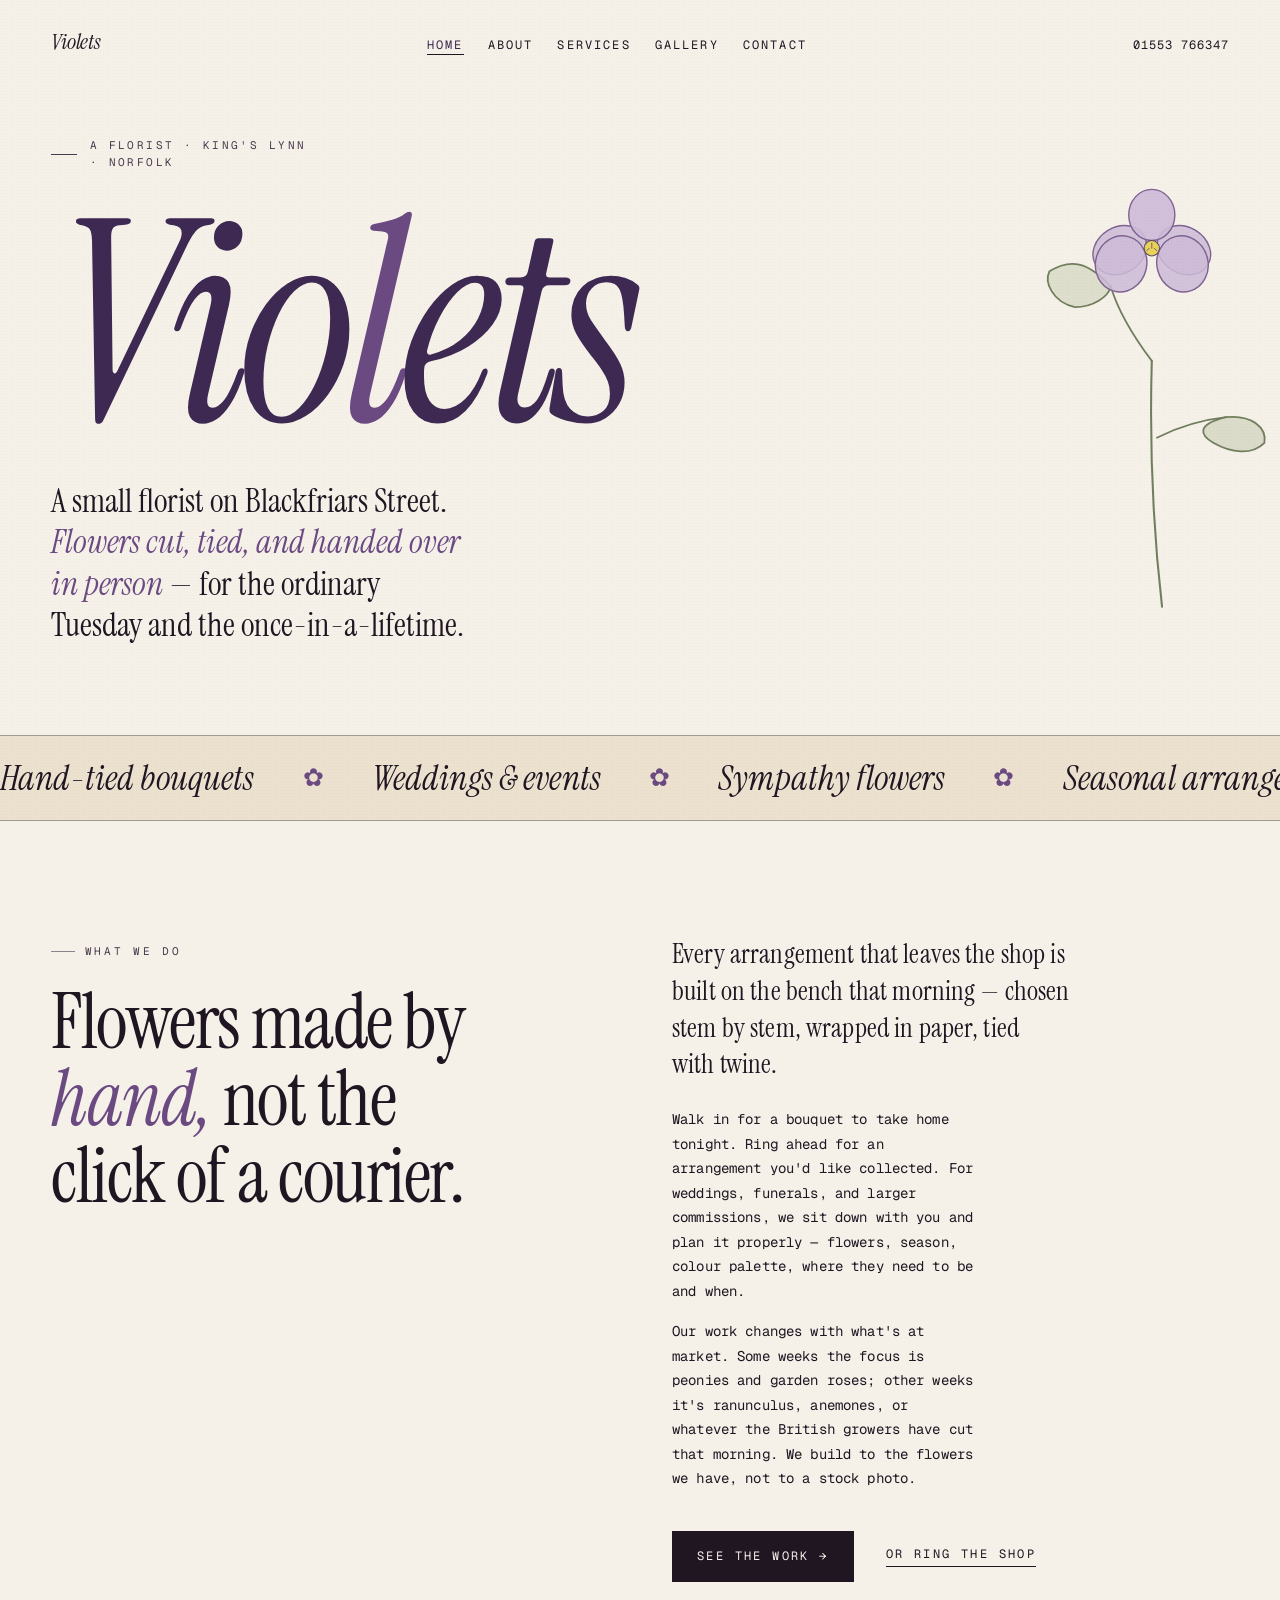
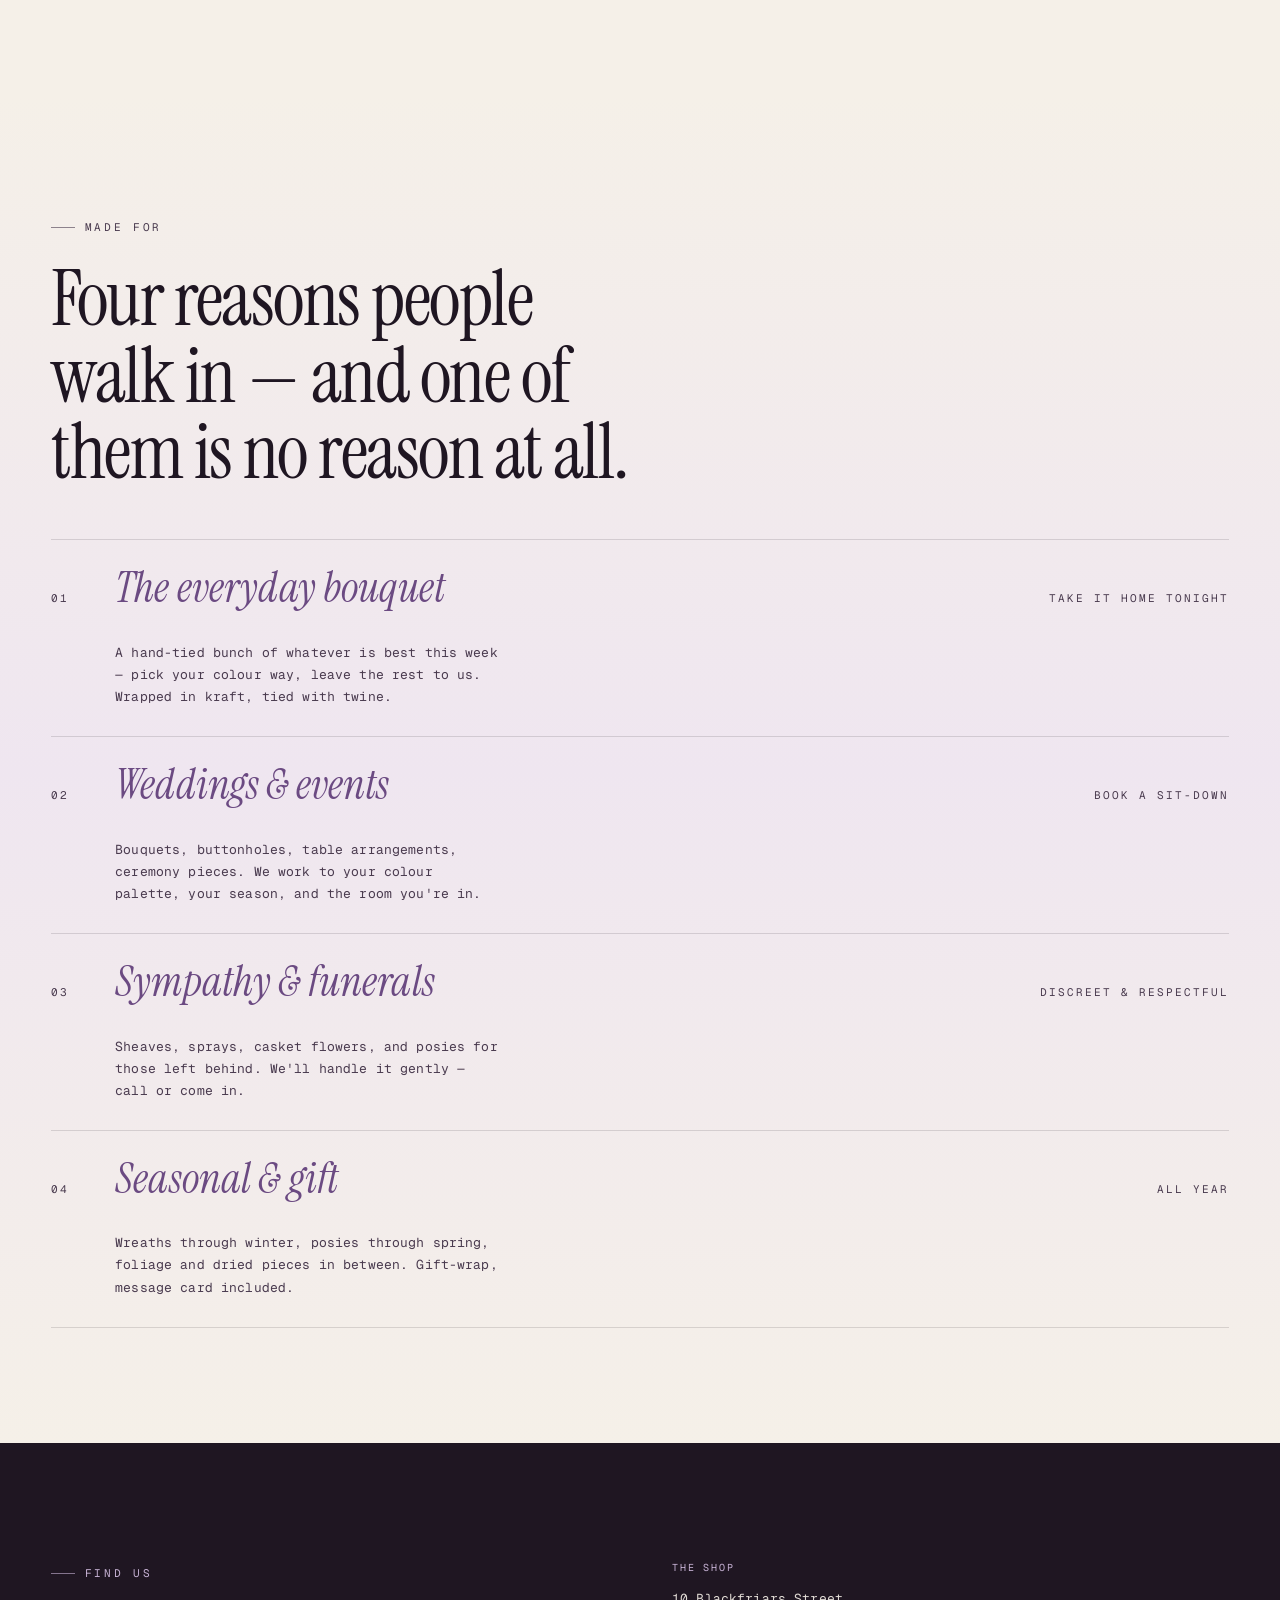
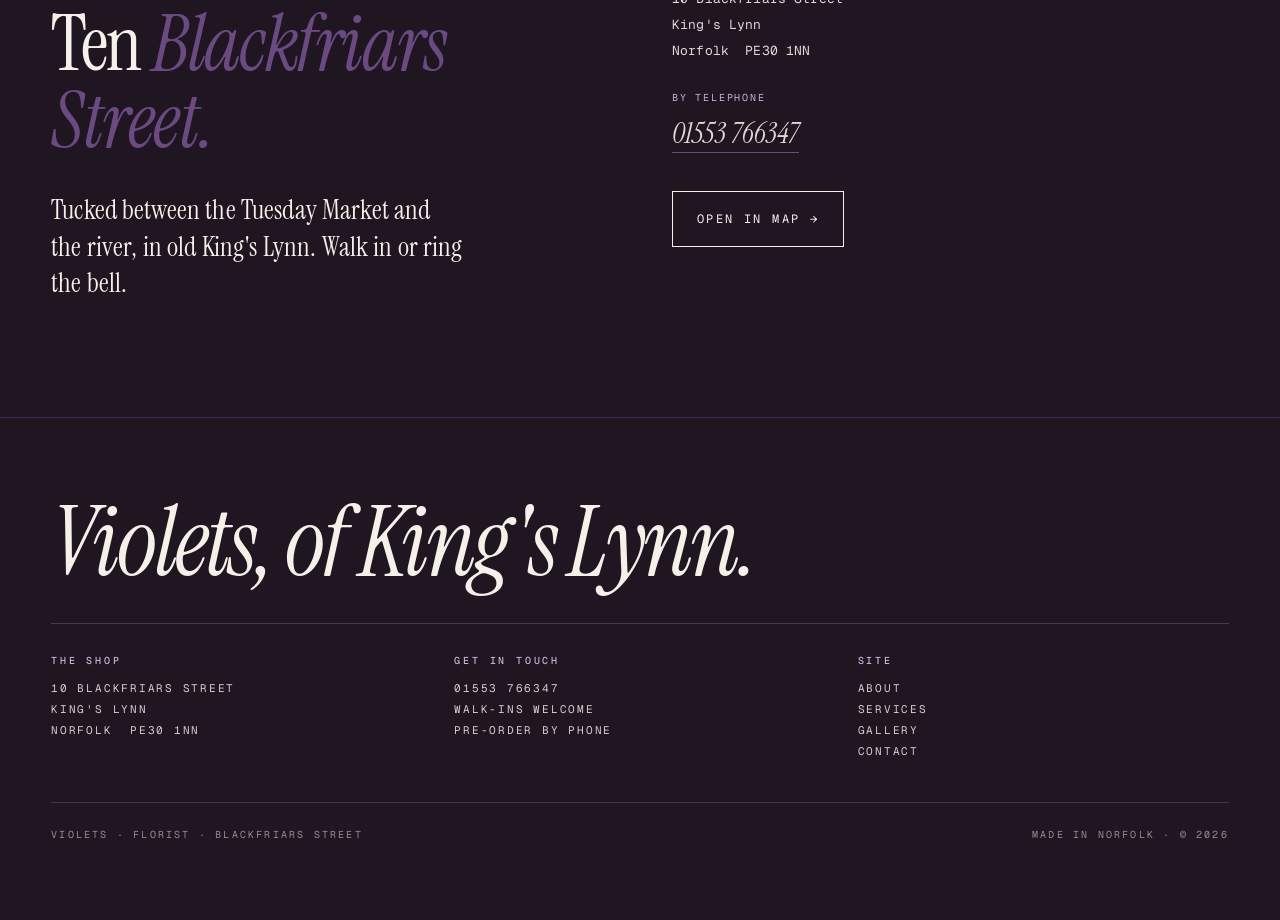
<file: index.html>
<!doctype html>
<html lang="en-GB">
<head>
  <meta charset="utf-8">
  <meta name="viewport" content="width=device-width, initial-scale=1">
  <title>Violets — Florist · 10 Blackfriars Street, King's Lynn</title>
  <meta name="description" content="Violets is an independent florist on Blackfriars Street in King's Lynn. Bouquets, arrangements, weddings, and sympathy flowers, made by hand in Norfolk.">
  <link rel="stylesheet" href="style.css">
  <link rel="icon" href="data:image/svg+xml;utf8,<svg xmlns='http://www.w3.org/2000/svg' viewBox='0 0 32 32'><text y='26' font-size='28'>✿</text></svg>">
</head>
<body>

  <nav class="nav" aria-label="Primary">
    <a href="index.html" class="nav__mark">Violets</a>
    <ul class="nav__links">
      <li><a href="index.html" aria-current="page">Home</a></li>
      <li><a href="about.html">About</a></li>
      <li><a href="services.html">Services</a></li>
      <li><a href="gallery.html">Gallery</a></li>
      <li><a href="contact.html">Contact</a></li>
    </ul>
    <a href="tel:+441553766347" class="nav__phone">01553 766347</a>
  </nav>

  <header class="masthead">
    <p class="masthead__caption">A florist · King's Lynn · Norfolk</p>

    <h1 class="masthead__title">
      <span>Vio</span><span class="bloom">l</span><span>ets</span>
    </h1>

    <svg class="masthead__stem" viewBox="0 0 220 380" aria-hidden="true" fill="none" stroke="currentColor" stroke-width="1.4" stroke-linecap="round" style="color: var(--stem);">
      <path d="M118 372 C 112 320, 108 250, 110 180" stroke-width="1.6"/>
      <path d="M110 180 C 95 160, 84 142, 78 122" />
      <path d="M78 122 C 60 102, 46 100, 30 110 C 26 118, 32 134, 50 138 C 64 138, 76 130, 78 122 Z" fill="var(--stem-soft)" fill-opacity="0.35" />
      <path d="M114 240 C 130 232, 150 226, 168 224" />
      <path d="M168 224 C 188 222, 200 232, 198 244 C 188 254, 172 252, 158 244 C 148 238, 144 230, 168 224 Z" fill="var(--stem-soft)" fill-opacity="0.4" />
      <g transform="translate(110 92)">
        <ellipse cx="-22" cy="-12" rx="22" ry="18" fill="var(--bloom-soft)" fill-opacity="0.85" stroke="var(--bloom)" stroke-width="1.1" transform="rotate(-32)"/>
        <ellipse cx="22" cy="-12" rx="22" ry="18" fill="var(--bloom-soft)" fill-opacity="0.85" stroke="var(--bloom)" stroke-width="1.1" transform="rotate(32)"/>
        <ellipse cx="-20" cy="18" rx="20" ry="22" fill="var(--bloom-soft)" fill-opacity="0.85" stroke="var(--bloom)" stroke-width="1.1" transform="rotate(15)"/>
        <ellipse cx="20" cy="18" rx="20" ry="22" fill="var(--bloom-soft)" fill-opacity="0.85" stroke="var(--bloom)" stroke-width="1.1" transform="rotate(-15)"/>
        <ellipse cx="0" cy="-26" rx="18" ry="20" fill="var(--bloom-soft)" fill-opacity="0.9" stroke="var(--bloom)" stroke-width="1.1"/>
        <circle cx="0" cy="0" r="6" fill="#E6CD3F" stroke="var(--bloom-deep)" stroke-width="0.8"/>
        <line x1="0" y1="0" x2="0" y2="-4" stroke="var(--bloom-deep)" stroke-width="0.6"/>
        <line x1="-2" y1="0" x2="-4" y2="2" stroke="var(--bloom-deep)" stroke-width="0.6"/>
        <line x1="2" y1="0" x2="4" y2="2" stroke="var(--bloom-deep)" stroke-width="0.6"/>
      </g>
    </svg>

    <p class="masthead__sub">
      A small florist on Blackfriars Street. <em>Flowers cut, tied, and handed over in person</em> — for the ordinary Tuesday and the once-in-a-lifetime.
    </p>
  </header>

  <div class="marquee" aria-hidden="true">
    <div class="marquee__track">
      <span>Hand-tied bouquets</span><span>Weddings &amp; events</span><span>Sympathy flowers</span><span>Seasonal arrangements</span><span>Same-day in King's Lynn</span><span>01553 766347</span>
      <span>Hand-tied bouquets</span><span>Weddings &amp; events</span><span>Sympathy flowers</span><span>Seasonal arrangements</span><span>Same-day in King's Lynn</span><span>01553 766347</span>
    </div>
  </div>

  <section class="slab slab--cream">
    <div class="grid-2 reveal">
      <div>
        <p class="eyebrow">What we do</p>
        <h2 class="headline">Flowers made by <em>hand,</em> not the click of a courier.</h2>
      </div>
      <div>
        <p class="lede">
          Every arrangement that leaves the shop is built on the bench that morning — chosen stem by stem, wrapped in paper, tied with twine.
        </p>
        <p class="body-copy">
          Walk in for a bouquet to take home tonight. Ring ahead for an arrangement you'd like collected. For weddings, funerals, and larger commissions, we sit down with you and plan it properly — flowers, season, colour palette, where they need to be and when.
        </p>
        <p class="body-copy">
          Our work changes with what's at market. Some weeks the focus is peonies and garden roses; other weeks it's ranunculus, anemones, or whatever the British growers have cut that morning. We build to the flowers we have, not to a stock photo.
        </p>
        <div class="cta-row">
          <a href="services.html" class="btn">See the work <span class="arrow">→</span></a>
          <a href="tel:+441553766347" class="link-arrow">Or ring the shop</a>
        </div>
      </div>
    </div>
  </section>

  <section class="slab slab--lavender">
    <p class="eyebrow">Made for</p>
    <h2 class="headline reveal">Four reasons people walk in — and one of them is no reason at all.</h2>

    <div class="menu reveal" style="margin-top: 3rem;">
      <div class="menu__row">
        <span class="menu__num">01</span>
        <span class="menu__name"><em>The everyday bouquet</em></span>
        <span class="menu__note">Take it home tonight</span>
        <p class="menu__desc">A hand-tied bunch of whatever is best this week — pick your colour way, leave the rest to us. Wrapped in kraft, tied with twine.</p>
      </div>
      <div class="menu__row">
        <span class="menu__num">02</span>
        <span class="menu__name"><em>Weddings &amp; events</em></span>
        <span class="menu__note">Book a sit-down</span>
        <p class="menu__desc">Bouquets, buttonholes, table arrangements, ceremony pieces. We work to your colour palette, your season, and the room you're in.</p>
      </div>
      <div class="menu__row">
        <span class="menu__num">03</span>
        <span class="menu__name"><em>Sympathy &amp; funerals</em></span>
        <span class="menu__note">Discreet &amp; respectful</span>
        <p class="menu__desc">Sheaves, sprays, casket flowers, and posies for those left behind. We'll handle it gently — call or come in.</p>
      </div>
      <div class="menu__row">
        <span class="menu__num">04</span>
        <span class="menu__name"><em>Seasonal &amp; gift</em></span>
        <span class="menu__note">All year</span>
        <p class="menu__desc">Wreaths through winter, posies through spring, foliage and dried pieces in between. Gift-wrap, message card included.</p>
      </div>
    </div>
  </section>

  <section class="slab slab--ink">
    <div class="grid-2 reveal">
      <div>
        <p class="eyebrow">Find us</p>
        <h2 class="headline">Ten <em>Blackfriars Street.</em></h2>
        <p class="lede" style="color: var(--paper); margin-top: 1rem;">
          Tucked between the Tuesday Market and the river, in old King's Lynn. Walk in or ring the bell.
        </p>
      </div>
      <div style="font-family: var(--mono); font-size: 13px; line-height: 2; color: rgba(245,240,232,0.9);">
        <p style="text-transform: uppercase; letter-spacing: 0.18em; font-size: 10px; color: var(--bloom-soft); margin-bottom: 0.5rem;">The shop</p>
        <p>10 Blackfriars Street<br>King's Lynn<br>Norfolk &nbsp;PE30 1NN</p>
        <p style="text-transform: uppercase; letter-spacing: 0.18em; font-size: 10px; color: var(--bloom-soft); margin: 1.5rem 0 0.5rem;">By telephone</p>
        <p style="font-family: var(--display); font-style: italic; font-size: 1.8rem; line-height: 1.2;">
          <a href="tel:+441553766347" style="border-bottom: 1px solid var(--bloom);">01553 766347</a>
        </p>
        <div class="cta-row">
          <a href="contact.html" class="btn btn--ghost" style="color: var(--paper); border-color: var(--paper);">Open in map <span class="arrow">→</span></a>
        </div>
      </div>
    </div>
  </section>

  <footer class="footer">
    <p class="footer__lettered">Violets, of King's Lynn.</p>
    <div class="footer__cols">
      <div class="footer__col">
        <h4>The shop</h4>
        10 Blackfriars Street<br>
        King's Lynn<br>
        Norfolk &nbsp;PE30 1NN
      </div>
      <div class="footer__col">
        <h4>Get in touch</h4>
        <a href="tel:+441553766347">01553 766347</a><br>
        Walk-ins welcome<br>
        Pre-order by phone
      </div>
      <div class="footer__col">
        <h4>Site</h4>
        <a href="about.html">About</a><br>
        <a href="services.html">Services</a><br>
        <a href="gallery.html">Gallery</a><br>
        <a href="contact.html">Contact</a>
      </div>
    </div>
    <div class="footer__rule">
      <span>Violets · Florist · Blackfriars Street</span>
      <span>Made in Norfolk · © 2026</span>
    </div>
  </footer>

</body>
</html>
</file>
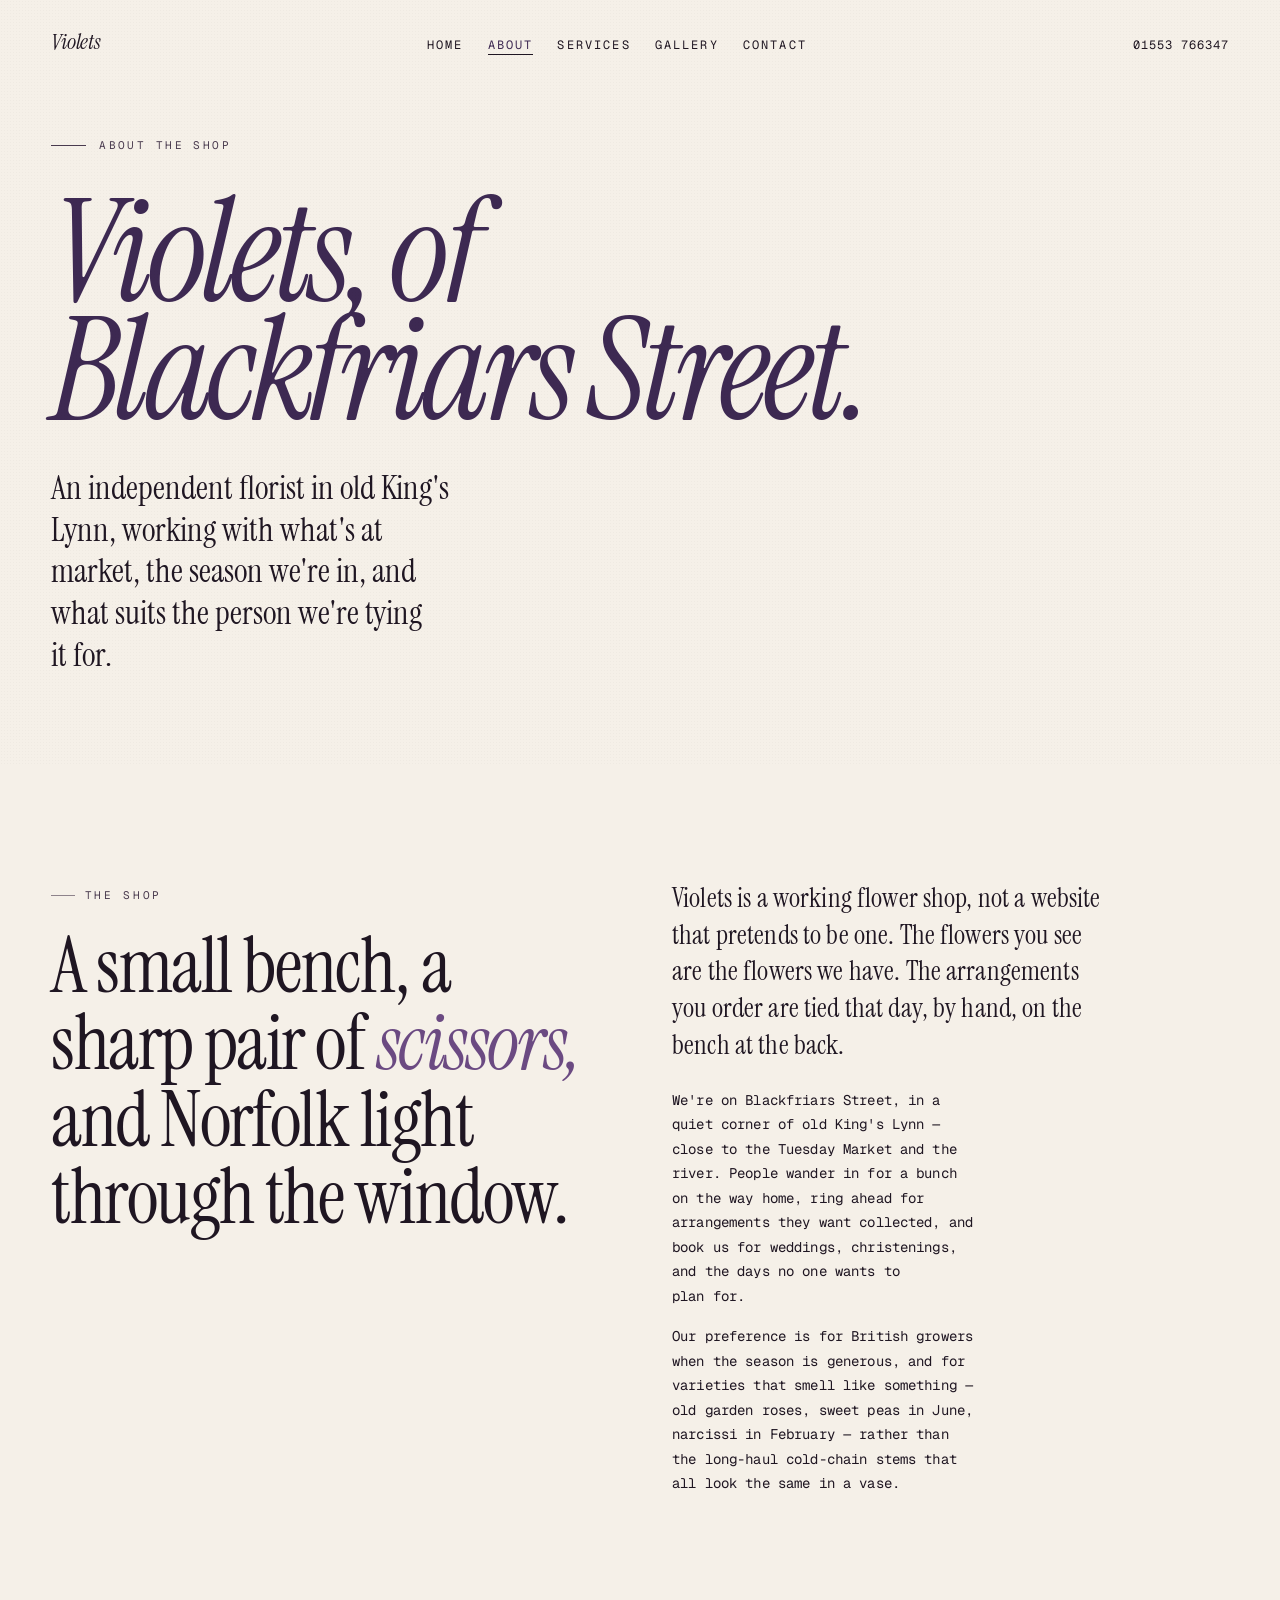
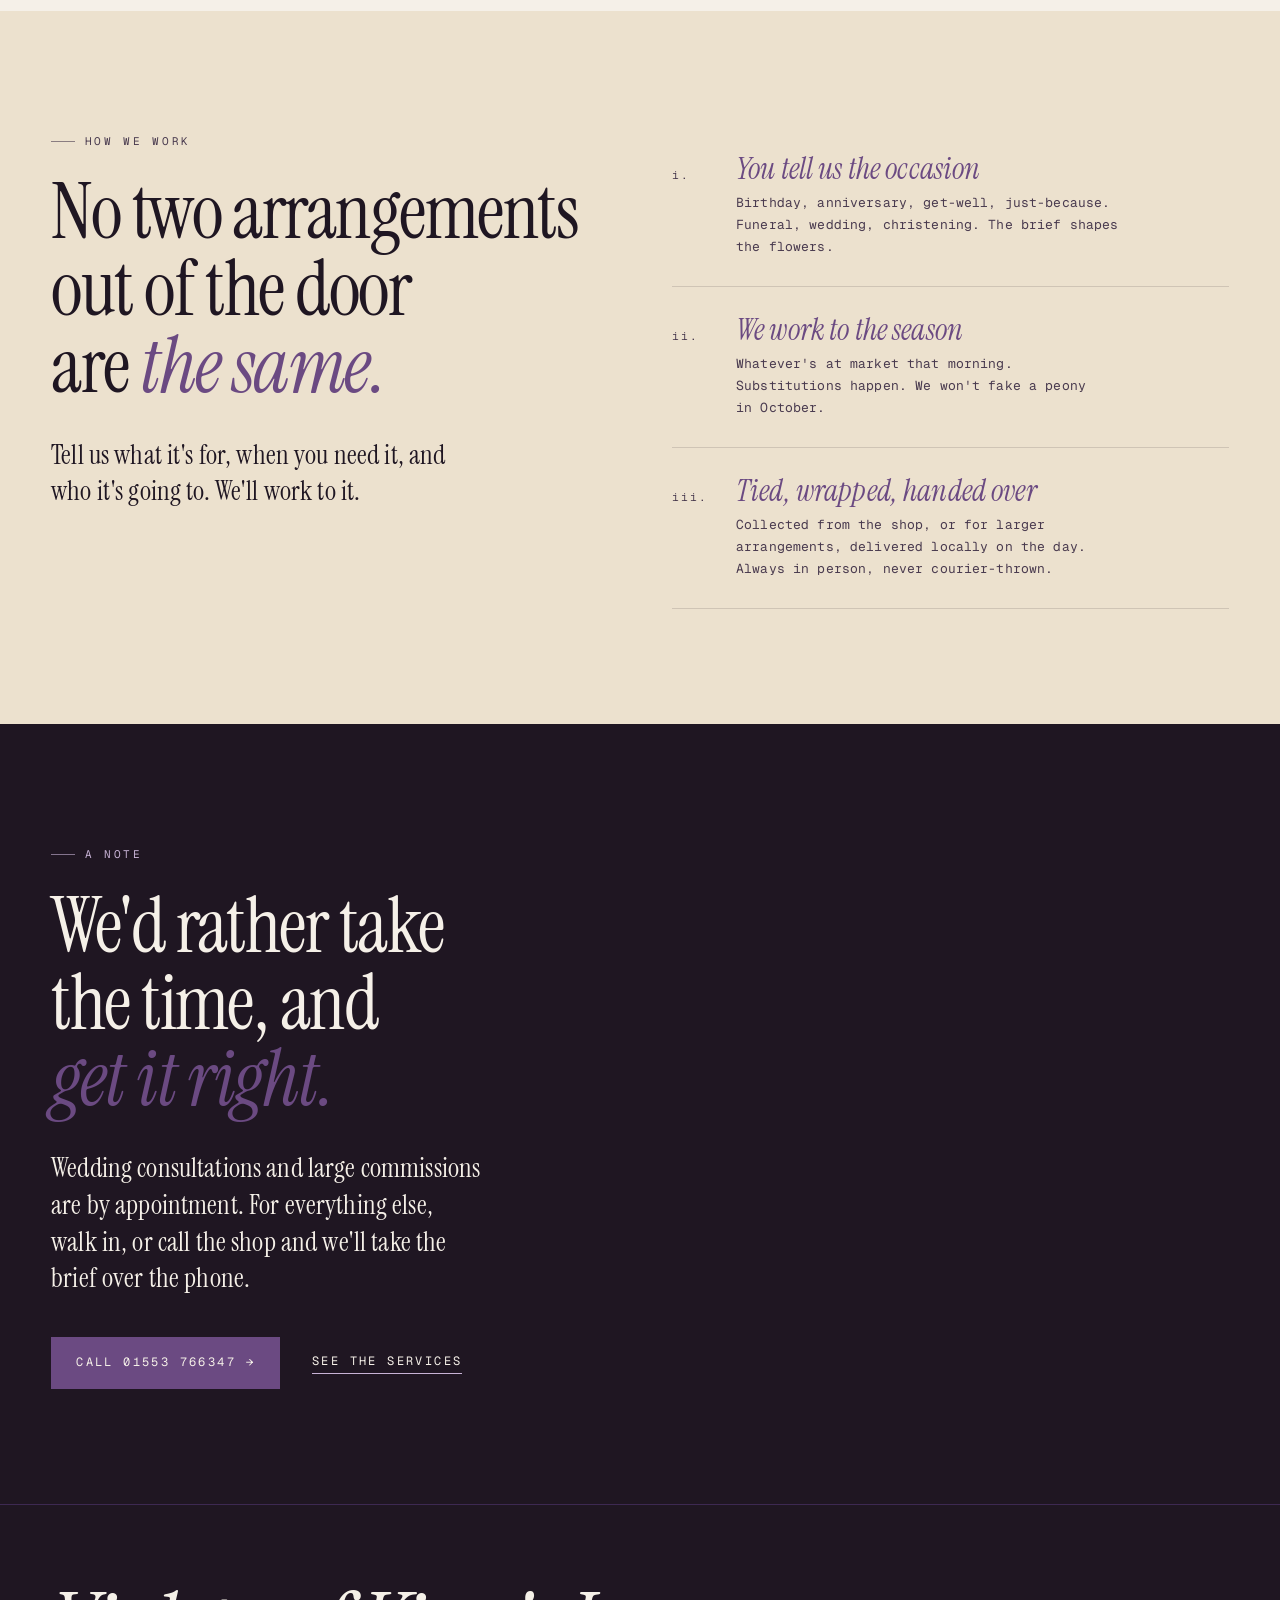
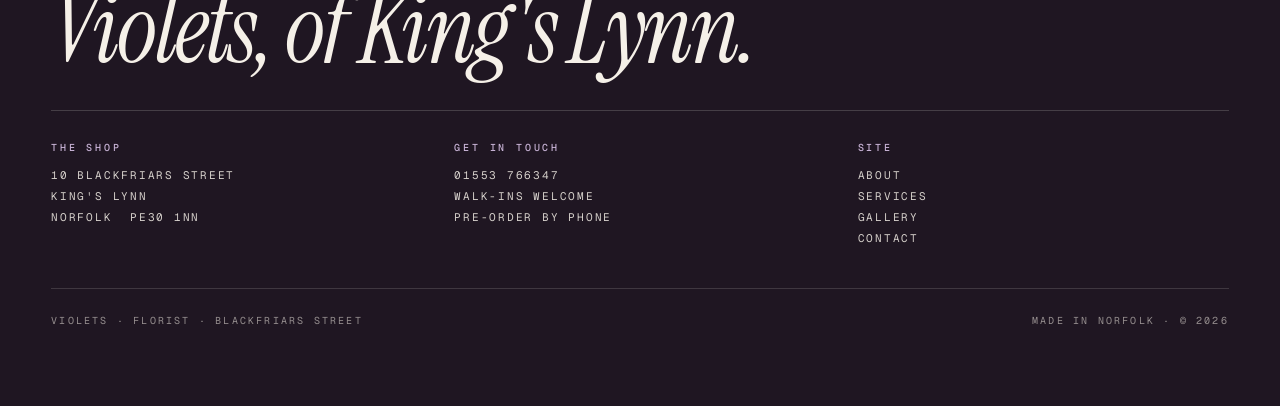
<file: about.html>
<!doctype html>
<html lang="en-GB">
<head>
  <meta charset="utf-8">
  <meta name="viewport" content="width=device-width, initial-scale=1">
  <title>About — Violets · King's Lynn florist</title>
  <meta name="description" content="A small independent florist on Blackfriars Street, King's Lynn. Hand-tied bouquets, weddings, and sympathy flowers, made on the bench in front of you.">
  <link rel="stylesheet" href="style.css">
  <link rel="icon" href="data:image/svg+xml;utf8,<svg xmlns='http://www.w3.org/2000/svg' viewBox='0 0 32 32'><text y='26' font-size='28'>✿</text></svg>">
</head>
<body>

  <nav class="nav" aria-label="Primary">
    <a href="index.html" class="nav__mark">Violets</a>
    <ul class="nav__links">
      <li><a href="index.html">Home</a></li>
      <li><a href="about.html" aria-current="page">About</a></li>
      <li><a href="services.html">Services</a></li>
      <li><a href="gallery.html">Gallery</a></li>
      <li><a href="contact.html">Contact</a></li>
    </ul>
    <a href="tel:+441553766347" class="nav__phone">01553 766347</a>
  </nav>

  <header class="masthead">
    <p class="masthead__caption">About the shop</p>
    <h1 class="masthead__title" style="font-size: clamp(3.5rem, 12vw, 9rem);">
      <em>Violets</em>, of Blackfriars Street.
    </h1>
    <p class="masthead__sub">
      An independent florist in old King's Lynn, working with what's at market, the season we're in, and what suits the person we're tying it for.
    </p>
  </header>

  <section class="slab slab--cream">
    <div class="grid-2 reveal">
      <div>
        <p class="eyebrow">The shop</p>
        <h2 class="headline">A small bench, a sharp pair of <em>scissors,</em> and Norfolk light through the window.</h2>
      </div>
      <div>
        <p class="lede">
          Violets is a working flower shop, not a website that pretends to be one. The flowers you see are the flowers we have. The arrangements you order are tied that day, by hand, on the bench at the back.
        </p>
        <p class="body-copy">
          We're on Blackfriars Street, in a quiet corner of old King's Lynn — close to the Tuesday Market and the river. People wander in for a bunch on the way home, ring ahead for arrangements they want collected, and book us for weddings, christenings, and the days no one wants to plan for.
        </p>
        <p class="body-copy">
          Our preference is for British growers when the season is generous, and for varieties that smell like something — old garden roses, sweet peas in June, narcissi in February — rather than the long-haul cold-chain stems that all look the same in a vase.
        </p>
      </div>
    </div>
  </section>

  <section class="slab slab--paper-deep">
    <div class="grid-2 reveal">
      <div>
        <p class="eyebrow">How we work</p>
        <h2 class="headline">No two arrangements out of the door are <em>the same.</em></h2>
        <p class="lede" style="margin-top: 1.5rem;">
          Tell us what it's for, when you need it, and who it's going to. We'll work to it.
        </p>
      </div>
      <div>
        <div class="menu" style="margin-top: 0; border-top: none;">
          <div class="menu__row" style="grid-template-columns: auto 1fr;">
            <span class="menu__num">i.</span>
            <div>
              <span class="menu__name" style="font-size: clamp(1.4rem, 2.8vw, 1.9rem);"><em>You tell us the occasion</em></span>
              <p class="menu__desc" style="margin-top: 0.4rem;">Birthday, anniversary, get-well, just-because. Funeral, wedding, christening. The brief shapes the flowers.</p>
            </div>
          </div>
          <div class="menu__row" style="grid-template-columns: auto 1fr;">
            <span class="menu__num">ii.</span>
            <div>
              <span class="menu__name" style="font-size: clamp(1.4rem, 2.8vw, 1.9rem);"><em>We work to the season</em></span>
              <p class="menu__desc" style="margin-top: 0.4rem;">Whatever's at market that morning. Substitutions happen. We won't fake a peony in October.</p>
            </div>
          </div>
          <div class="menu__row" style="grid-template-columns: auto 1fr;">
            <span class="menu__num">iii.</span>
            <div>
              <span class="menu__name" style="font-size: clamp(1.4rem, 2.8vw, 1.9rem);"><em>Tied, wrapped, handed over</em></span>
              <p class="menu__desc" style="margin-top: 0.4rem;">Collected from the shop, or for larger arrangements, delivered locally on the day. Always in person, never courier-thrown.</p>
            </div>
          </div>
        </div>
      </div>
    </div>
  </section>

  <section class="slab slab--ink">
    <div class="reveal" style="max-width: 60ch;">
      <p class="eyebrow">A note</p>
      <h2 class="headline" style="color: var(--paper);">
        We'd rather take the time, and <em>get it right.</em>
      </h2>
      <p class="lede" style="color: var(--paper); margin-top: 1.5rem;">
        Wedding consultations and large commissions are by appointment. For everything else, walk in, or call the shop and we'll take the brief over the phone.
      </p>
      <div class="cta-row">
        <a href="tel:+441553766347" class="btn" style="background: var(--bloom); border-color: var(--bloom);">Call 01553 766347 <span class="arrow">→</span></a>
        <a href="services.html" class="link-arrow" style="color: var(--paper); border-color: var(--bloom-soft);">See the services</a>
      </div>
    </div>
  </section>

  <footer class="footer">
    <p class="footer__lettered">Violets, of King's Lynn.</p>
    <div class="footer__cols">
      <div class="footer__col">
        <h4>The shop</h4>
        10 Blackfriars Street<br>
        King's Lynn<br>
        Norfolk &nbsp;PE30 1NN
      </div>
      <div class="footer__col">
        <h4>Get in touch</h4>
        <a href="tel:+441553766347">01553 766347</a><br>
        Walk-ins welcome<br>
        Pre-order by phone
      </div>
      <div class="footer__col">
        <h4>Site</h4>
        <a href="about.html">About</a><br>
        <a href="services.html">Services</a><br>
        <a href="gallery.html">Gallery</a><br>
        <a href="contact.html">Contact</a>
      </div>
    </div>
    <div class="footer__rule">
      <span>Violets · Florist · Blackfriars Street</span>
      <span>Made in Norfolk · © 2026</span>
    </div>
  </footer>

</body>
</html>
</file>
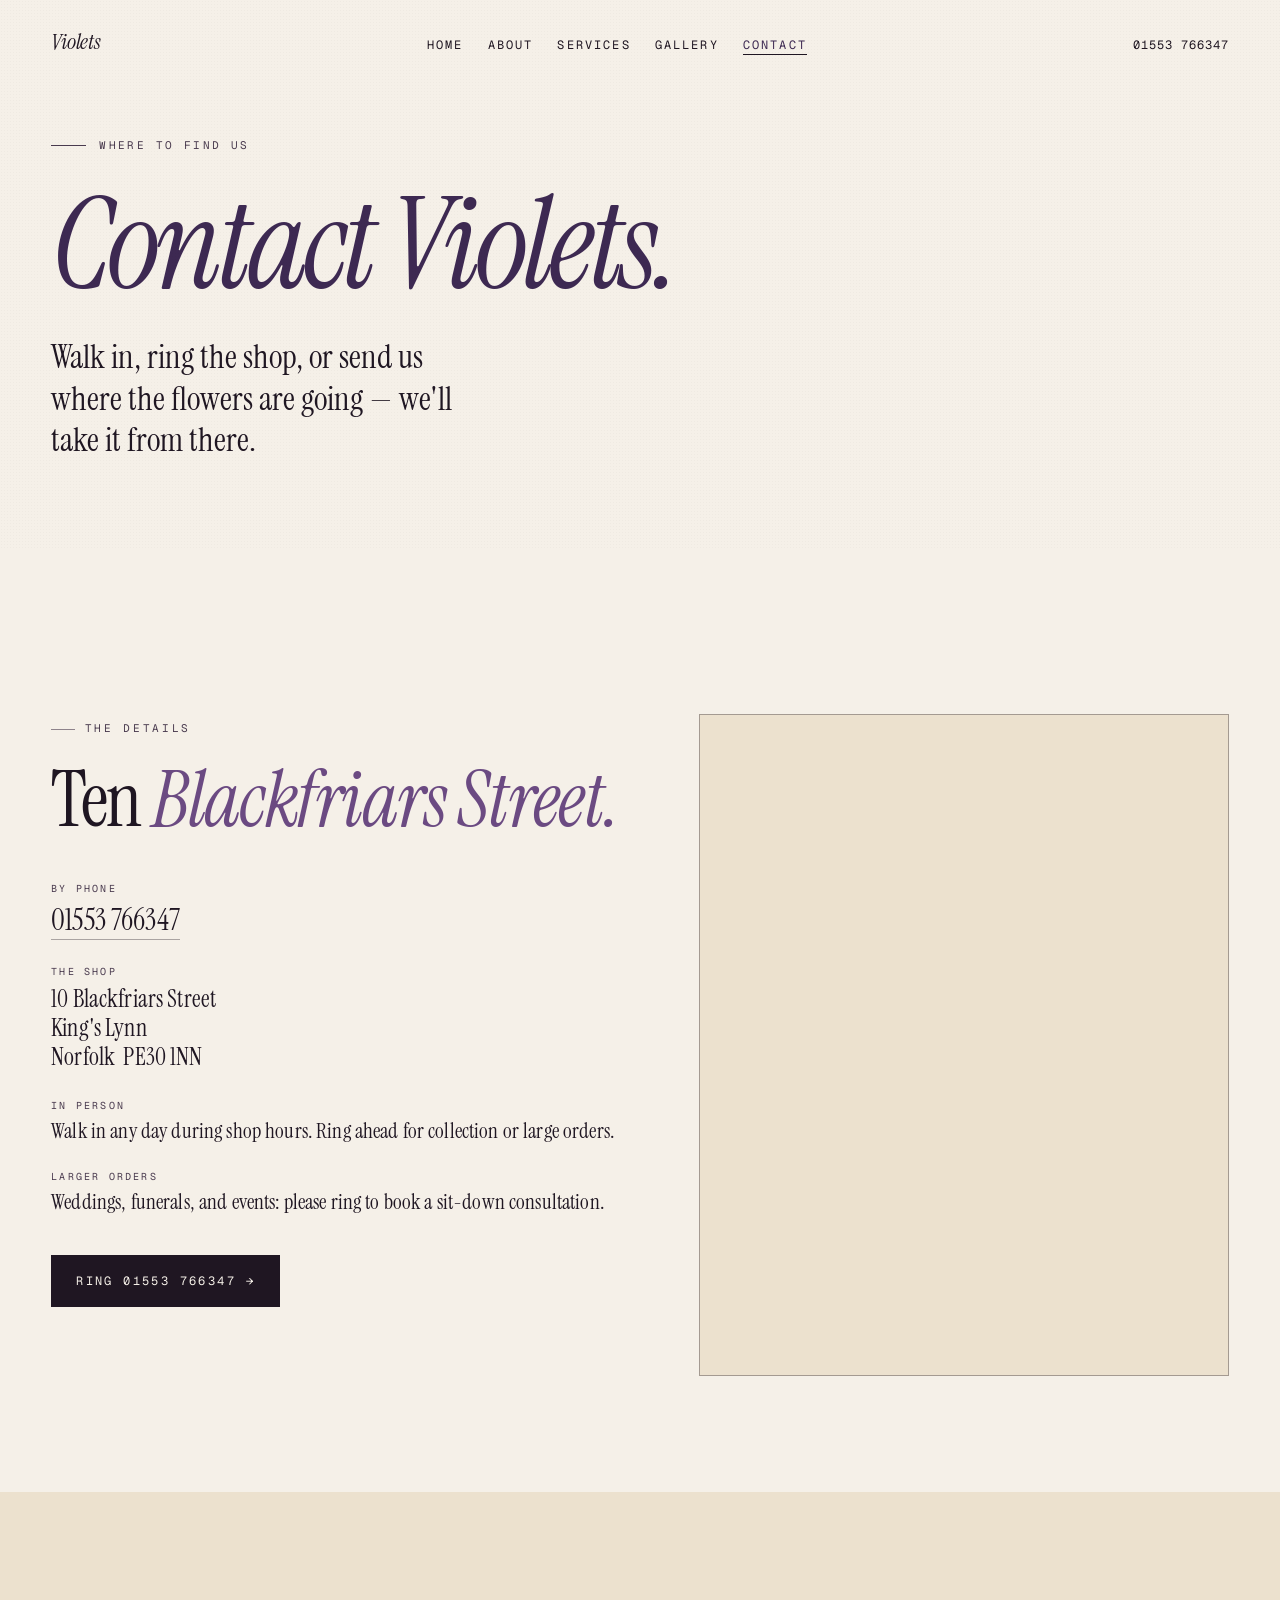
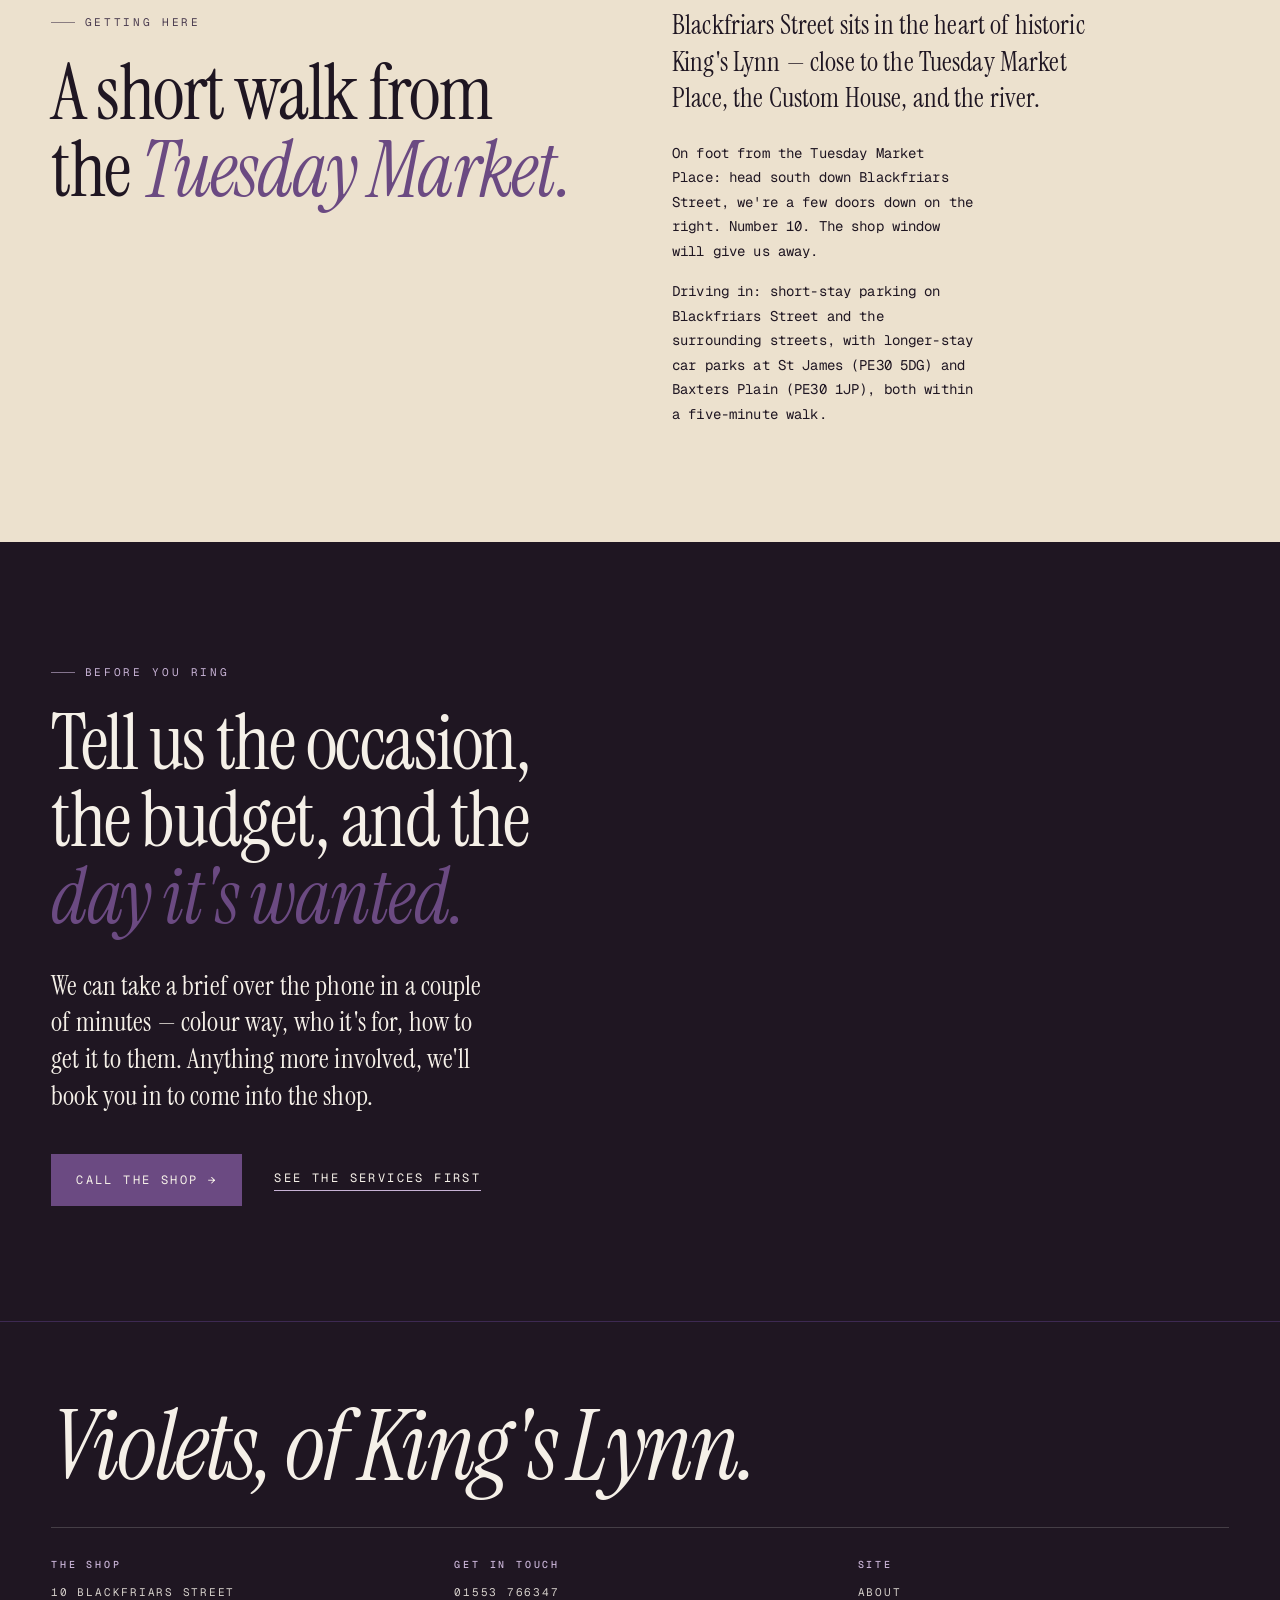
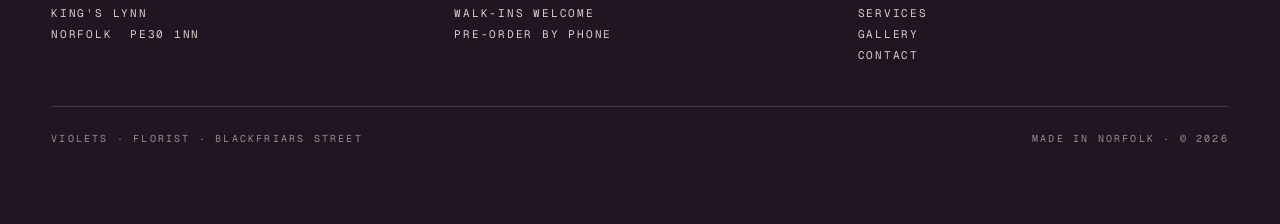
<file: contact.html>
<!doctype html>
<html lang="en-GB">
<head>
  <meta charset="utf-8">
  <meta name="viewport" content="width=device-width, initial-scale=1">
  <title>Contact — Violets · 10 Blackfriars Street, King's Lynn PE30 1NN</title>
  <meta name="description" content="Find Violets florist at 10 Blackfriars Street, King's Lynn PE30 1NN. Call 01553 766347 to order, ask, or book a consultation.">
  <link rel="stylesheet" href="style.css">
  <link rel="icon" href="data:image/svg+xml;utf8,<svg xmlns='http://www.w3.org/2000/svg' viewBox='0 0 32 32'><text y='26' font-size='28'>✿</text></svg>">
</head>
<body>

  <nav class="nav" aria-label="Primary">
    <a href="index.html" class="nav__mark">Violets</a>
    <ul class="nav__links">
      <li><a href="index.html">Home</a></li>
      <li><a href="about.html">About</a></li>
      <li><a href="services.html">Services</a></li>
      <li><a href="gallery.html">Gallery</a></li>
      <li><a href="contact.html" aria-current="page">Contact</a></li>
    </ul>
    <a href="tel:+441553766347" class="nav__phone">01553 766347</a>
  </nav>

  <header class="masthead">
    <p class="masthead__caption">Where to find us</p>
    <h1 class="masthead__title" style="font-size: clamp(3rem, 11vw, 8rem);">
      <em>Contact</em> Violets.
    </h1>
    <p class="masthead__sub">
      Walk in, ring the shop, or send us where the flowers are going — we'll take it from there.
    </p>
  </header>

  <section class="slab slab--cream">
    <div class="contact-block reveal">
      <div>
        <p class="eyebrow">The details</p>
        <h2 class="headline">Ten <em>Blackfriars Street.</em></h2>

        <dl class="contact-card" style="margin-top: 2.5rem;">
          <dt>By phone</dt>
          <dd><a href="tel:+441553766347">01553 766347</a></dd>

          <dt>The shop</dt>
          <dd style="font-size: clamp(1.2rem, 2vw, 1.5rem);">10 Blackfriars Street<br>King's Lynn<br>Norfolk &nbsp;PE30 1NN</dd>

          <dt>In person</dt>
          <dd style="font-size: clamp(1.1rem, 1.8vw, 1.3rem);">Walk in any day during shop hours. Ring ahead for collection or large orders.</dd>

          <dt>Larger orders</dt>
          <dd style="font-size: clamp(1.1rem, 1.8vw, 1.3rem);">Weddings, funerals, and events: please ring to book a sit-down consultation.</dd>
        </dl>

        <div class="cta-row">
          <a href="tel:+441553766347" class="btn">Ring 01553 766347 <span class="arrow">→</span></a>
        </div>
      </div>

      <div class="map-wrap">
        <iframe
          src="https://www.google.com/maps?q=10+Blackfriars+Street,+King%27s+Lynn+PE30+1NN&output=embed"
          title="Map of 10 Blackfriars Street, King's Lynn PE30 1NN"
          loading="lazy"
          referrerpolicy="no-referrer-when-downgrade"></iframe>
      </div>
    </div>
  </section>

  <section class="slab slab--paper-deep">
    <div class="grid-2 reveal">
      <div>
        <p class="eyebrow">Getting here</p>
        <h2 class="headline">A short walk from the <em>Tuesday Market.</em></h2>
      </div>
      <div>
        <p class="lede">
          Blackfriars Street sits in the heart of historic King's Lynn — close to the Tuesday Market Place, the Custom House, and the river.
        </p>
        <p class="body-copy">
          On foot from the Tuesday Market Place: head south down Blackfriars Street, we're a few doors down on the right. Number 10. The shop window will give us away.
        </p>
        <p class="body-copy">
          Driving in: short-stay parking on Blackfriars Street and the surrounding streets, with longer-stay car parks at St James (PE30 5DG) and Baxters Plain (PE30 1JP), both within a five-minute walk.
        </p>
      </div>
    </div>
  </section>

  <section class="slab slab--ink">
    <div class="reveal" style="max-width: 60ch;">
      <p class="eyebrow">Before you ring</p>
      <h2 class="headline" style="color: var(--paper);">
        Tell us the occasion, the budget, and the <em>day it's wanted.</em>
      </h2>
      <p class="lede" style="color: var(--paper); margin-top: 1.5rem;">
        We can take a brief over the phone in a couple of minutes — colour way, who it's for, how to get it to them. Anything more involved, we'll book you in to come into the shop.
      </p>
      <div class="cta-row">
        <a href="tel:+441553766347" class="btn" style="background: var(--bloom); border-color: var(--bloom);">Call the shop <span class="arrow">→</span></a>
        <a href="services.html" class="link-arrow" style="color: var(--paper); border-color: var(--bloom-soft);">See the services first</a>
      </div>
    </div>
  </section>

  <footer class="footer">
    <p class="footer__lettered">Violets, of King's Lynn.</p>
    <div class="footer__cols">
      <div class="footer__col">
        <h4>The shop</h4>
        10 Blackfriars Street<br>
        King's Lynn<br>
        Norfolk &nbsp;PE30 1NN
      </div>
      <div class="footer__col">
        <h4>Get in touch</h4>
        <a href="tel:+441553766347">01553 766347</a><br>
        Walk-ins welcome<br>
        Pre-order by phone
      </div>
      <div class="footer__col">
        <h4>Site</h4>
        <a href="about.html">About</a><br>
        <a href="services.html">Services</a><br>
        <a href="gallery.html">Gallery</a><br>
        <a href="contact.html">Contact</a>
      </div>
    </div>
    <div class="footer__rule">
      <span>Violets · Florist · Blackfriars Street</span>
      <span>Made in Norfolk · © 2026</span>
    </div>
  </footer>

</body>
</html>
</file>
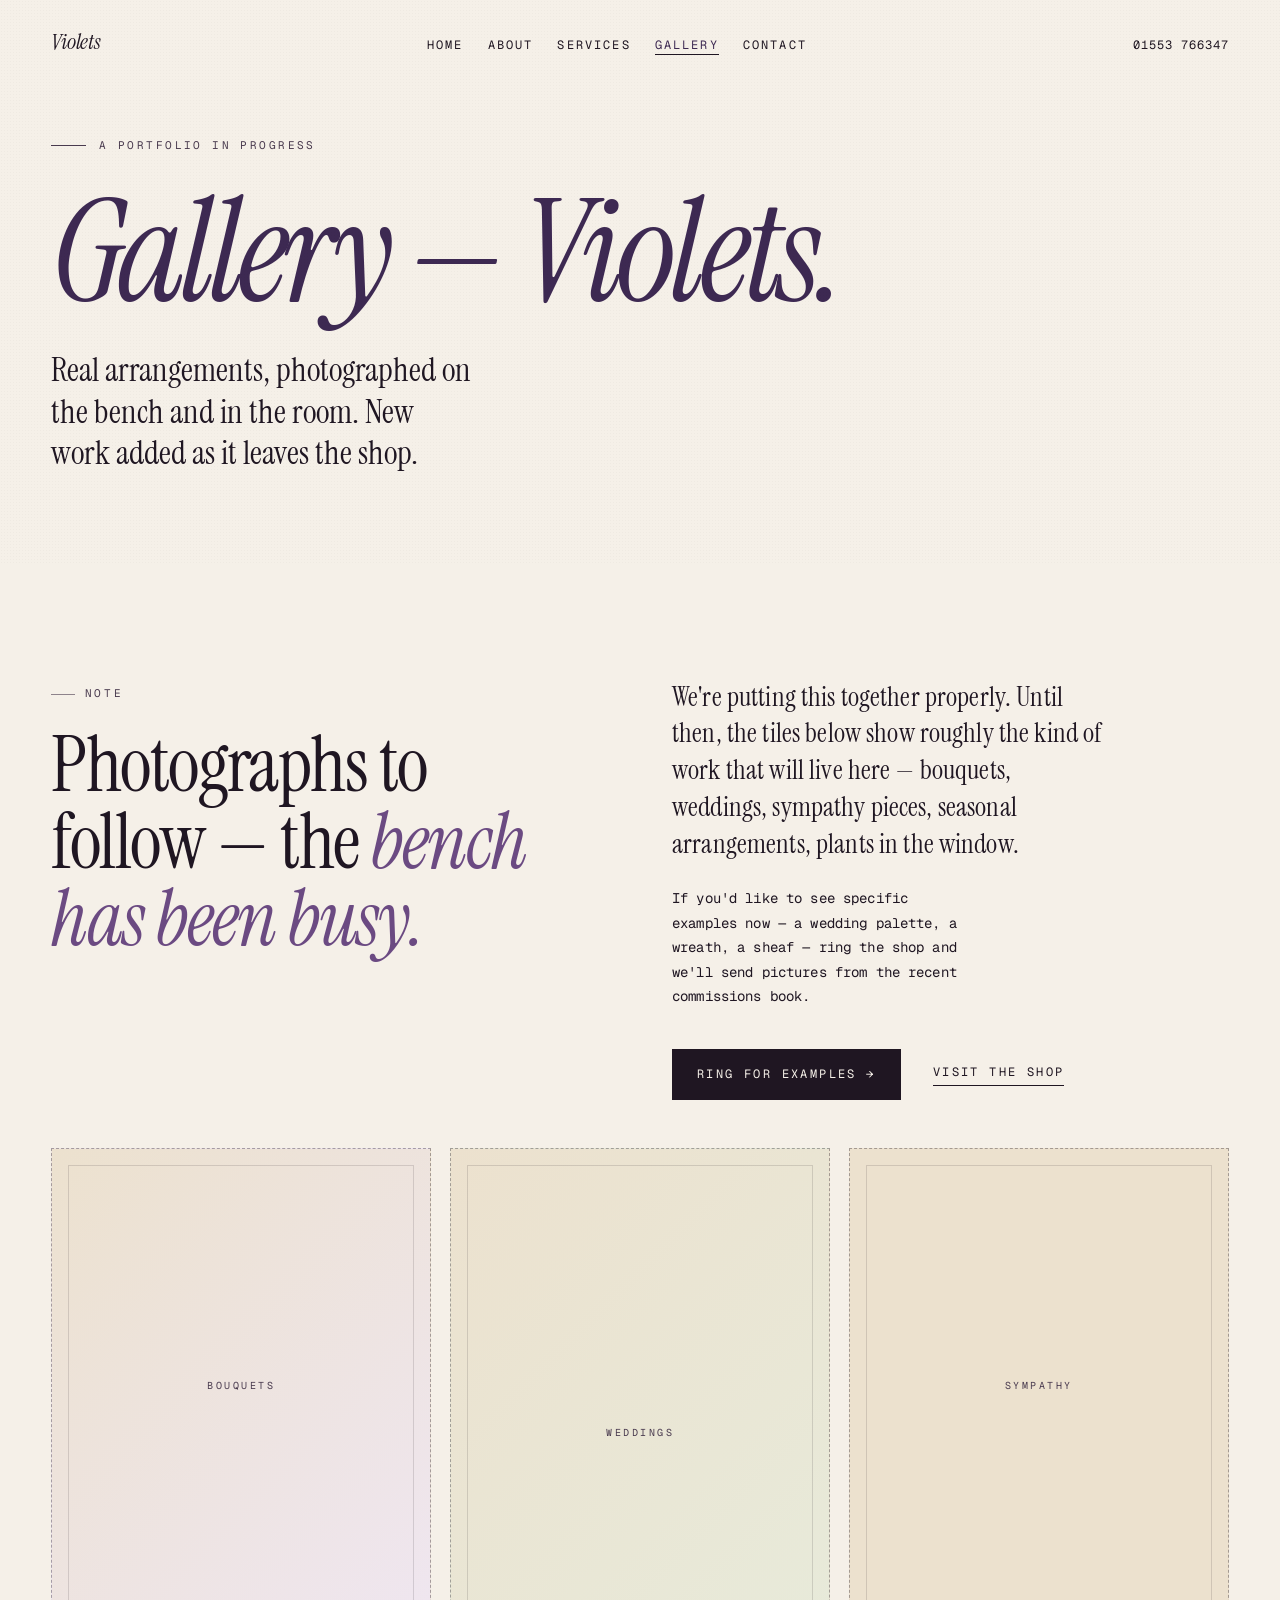
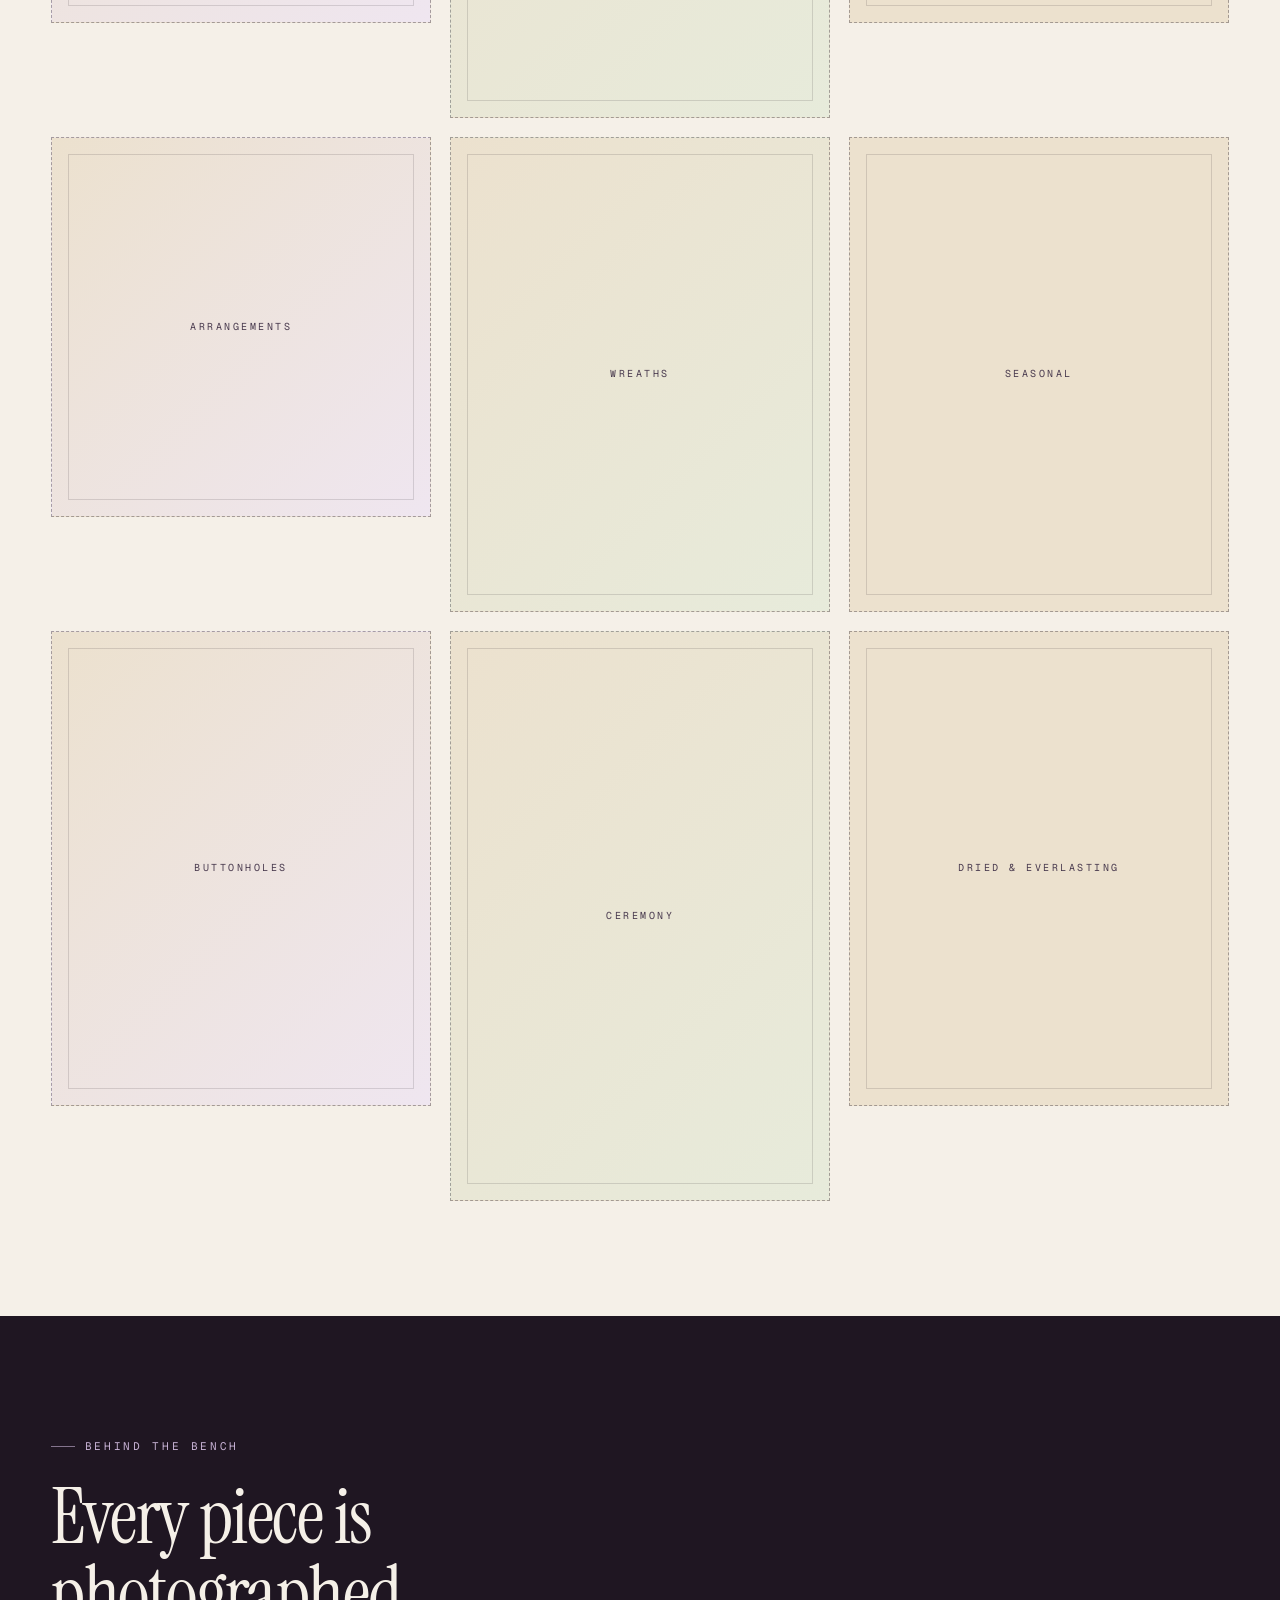
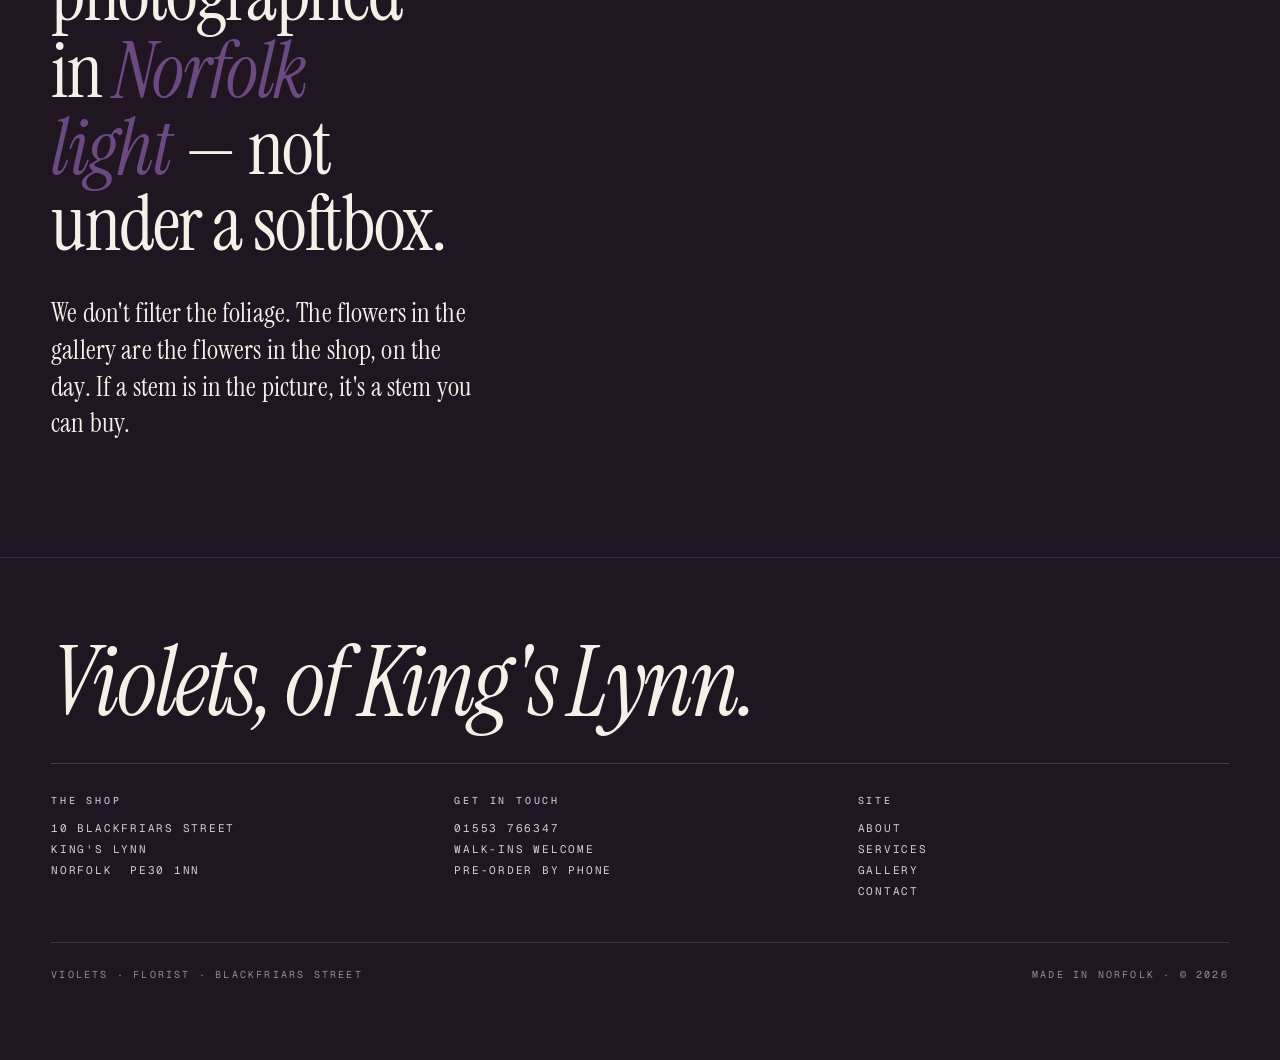
<file: gallery.html>
<!doctype html>
<html lang="en-GB">
<head>
  <meta charset="utf-8">
  <meta name="viewport" content="width=device-width, initial-scale=1">
  <title>Gallery — Violets · King's Lynn florist</title>
  <meta name="description" content="Photographs of arrangements, weddings, and seasonal pieces from Violets, King's Lynn. Updated as new work leaves the bench.">
  <link rel="stylesheet" href="style.css">
  <link rel="icon" href="data:image/svg+xml;utf8,<svg xmlns='http://www.w3.org/2000/svg' viewBox='0 0 32 32'><text y='26' font-size='28'>✿</text></svg>">
</head>
<body>

  <nav class="nav" aria-label="Primary">
    <a href="index.html" class="nav__mark">Violets</a>
    <ul class="nav__links">
      <li><a href="index.html">Home</a></li>
      <li><a href="about.html">About</a></li>
      <li><a href="services.html">Services</a></li>
      <li><a href="gallery.html" aria-current="page">Gallery</a></li>
      <li><a href="contact.html">Contact</a></li>
    </ul>
    <a href="tel:+441553766347" class="nav__phone">01553 766347</a>
  </nav>

  <header class="masthead">
    <p class="masthead__caption">A portfolio in progress</p>
    <h1 class="masthead__title" style="font-size: clamp(3.5rem, 12vw, 9rem);">
      <em>Gallery</em> — Violets.
    </h1>
    <p class="masthead__sub">
      Real arrangements, photographed on the bench and in the room. New work added as it leaves the shop.
    </p>
  </header>

  <section class="slab slab--cream">
    <div class="grid-2 reveal">
      <div>
        <p class="eyebrow">Note</p>
        <h2 class="headline">Photographs to follow — the <em>bench has been busy.</em></h2>
      </div>
      <div>
        <p class="lede">
          We're putting this together properly. Until then, the tiles below show roughly the kind of work that will live here — bouquets, weddings, sympathy pieces, seasonal arrangements, plants in the window.
        </p>
        <p class="body-copy">
          If you'd like to see specific examples now — a wedding palette, a wreath, a sheaf — ring the shop and we'll send pictures from the recent commissions book.
        </p>
        <div class="cta-row">
          <a href="tel:+441553766347" class="btn">Ring for examples <span class="arrow">→</span></a>
          <a href="contact.html" class="link-arrow">Visit the shop</a>
        </div>
      </div>
    </div>

    <div class="gallery-grid">
      <div class="gallery-grid__tile">Bouquets</div>
      <div class="gallery-grid__tile gallery-grid__tile--tall">Weddings</div>
      <div class="gallery-grid__tile">Sympathy</div>
      <div class="gallery-grid__tile gallery-grid__tile--wide">Arrangements</div>
      <div class="gallery-grid__tile">Wreaths</div>
      <div class="gallery-grid__tile">Seasonal</div>
      <div class="gallery-grid__tile">Buttonholes</div>
      <div class="gallery-grid__tile gallery-grid__tile--tall">Ceremony</div>
      <div class="gallery-grid__tile">Dried &amp; everlasting</div>
    </div>
  </section>

  <section class="slab slab--ink">
    <div class="reveal" style="max-width: 60ch;">
      <p class="eyebrow">Behind the bench</p>
      <h2 class="headline" style="color: var(--paper);">
        Every piece is photographed in <em>Norfolk light</em> — not under a softbox.
      </h2>
      <p class="lede" style="color: var(--paper); margin-top: 1.5rem;">
        We don't filter the foliage. The flowers in the gallery are the flowers in the shop, on the day. If a stem is in the picture, it's a stem you can buy.
      </p>
    </div>
  </section>

  <footer class="footer">
    <p class="footer__lettered">Violets, of King's Lynn.</p>
    <div class="footer__cols">
      <div class="footer__col">
        <h4>The shop</h4>
        10 Blackfriars Street<br>
        King's Lynn<br>
        Norfolk &nbsp;PE30 1NN
      </div>
      <div class="footer__col">
        <h4>Get in touch</h4>
        <a href="tel:+441553766347">01553 766347</a><br>
        Walk-ins welcome<br>
        Pre-order by phone
      </div>
      <div class="footer__col">
        <h4>Site</h4>
        <a href="about.html">About</a><br>
        <a href="services.html">Services</a><br>
        <a href="gallery.html">Gallery</a><br>
        <a href="contact.html">Contact</a>
      </div>
    </div>
    <div class="footer__rule">
      <span>Violets · Florist · Blackfriars Street</span>
      <span>Made in Norfolk · © 2026</span>
    </div>
  </footer>

</body>
</html>
</file>
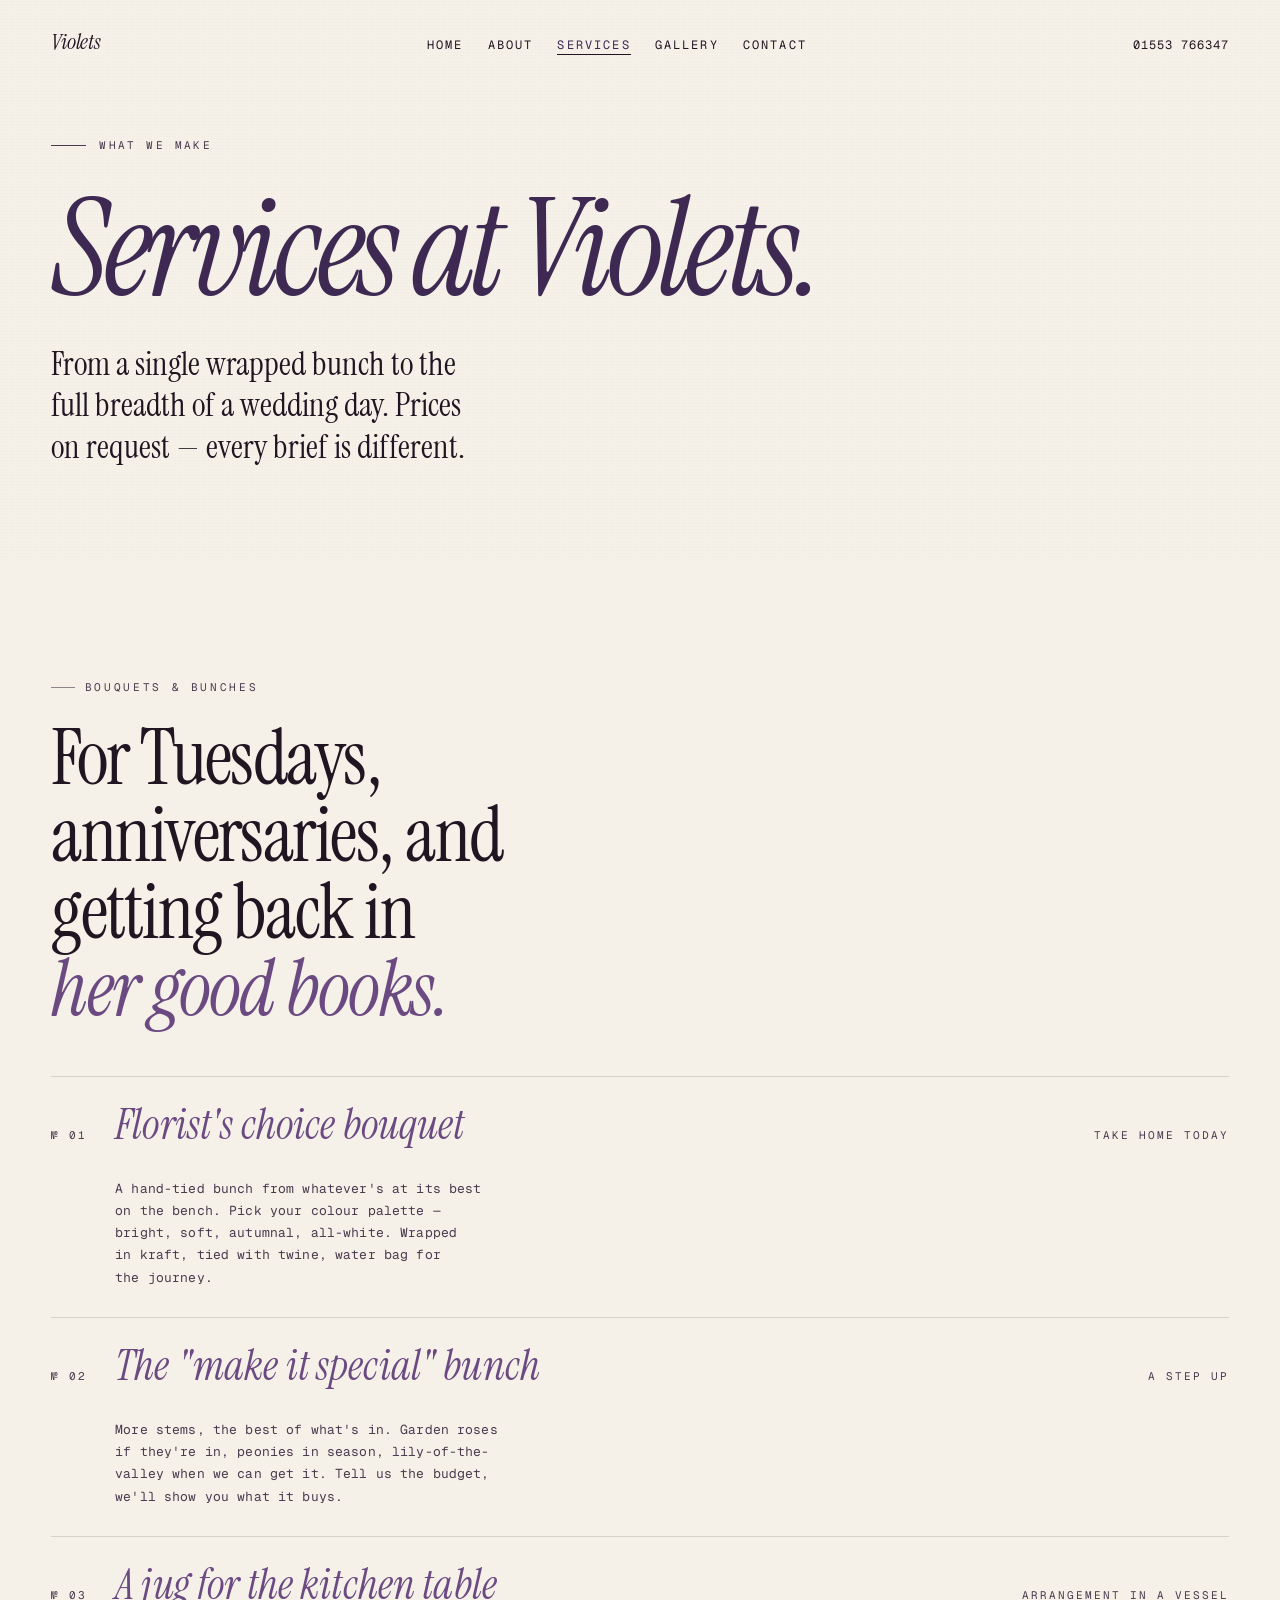
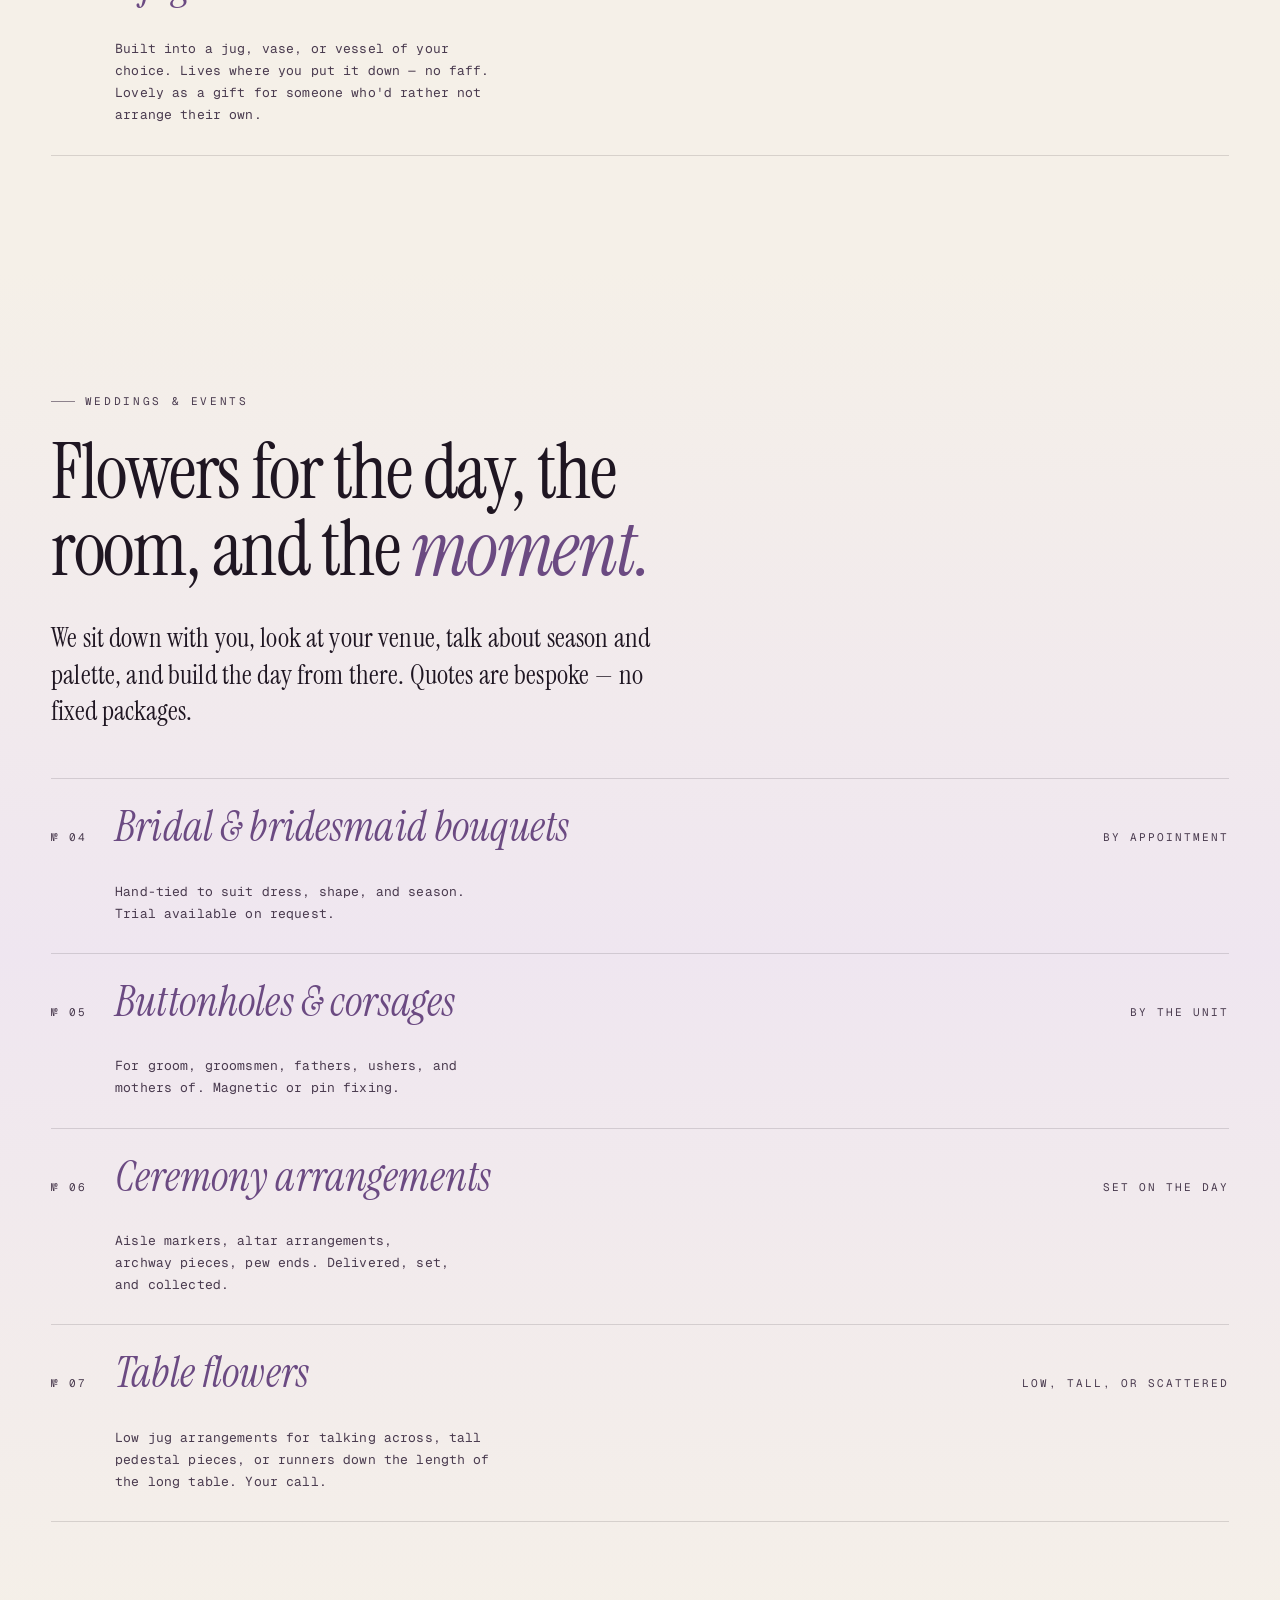
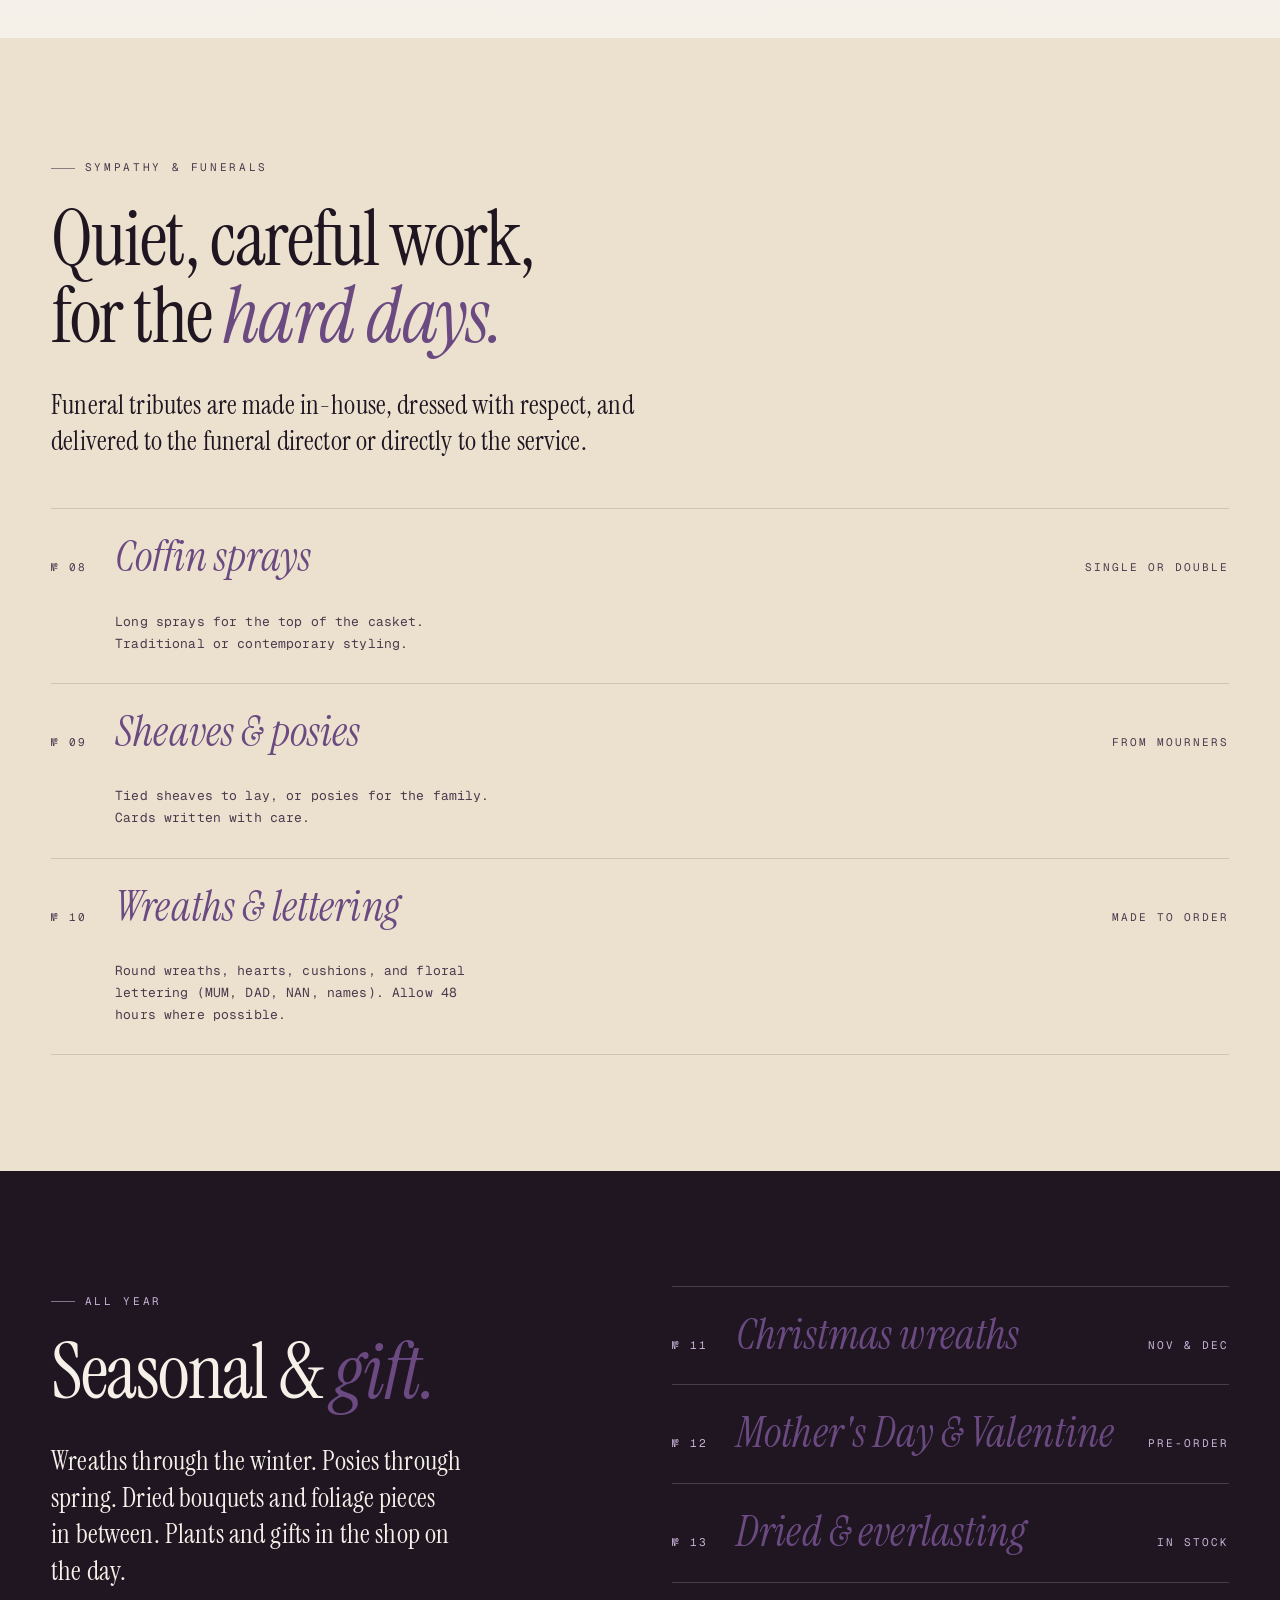
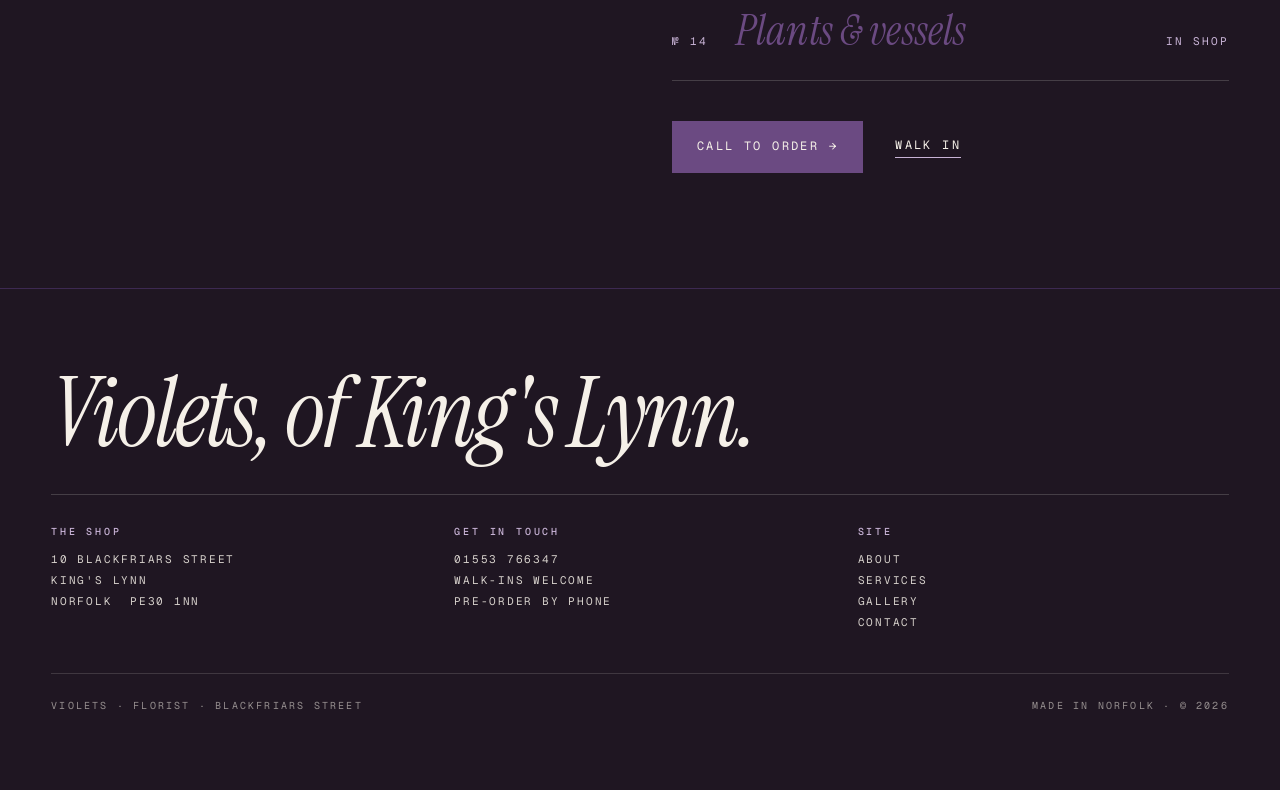
<file: services.html>
<!doctype html>
<html lang="en-GB">
<head>
  <meta charset="utf-8">
  <meta name="viewport" content="width=device-width, initial-scale=1">
  <title>Services — Violets · King's Lynn florist</title>
  <meta name="description" content="What Violets makes: hand-tied bouquets, wedding and event flowers, sympathy and funeral tributes, seasonal arrangements and gifts.">
  <link rel="stylesheet" href="style.css">
  <link rel="icon" href="data:image/svg+xml;utf8,<svg xmlns='http://www.w3.org/2000/svg' viewBox='0 0 32 32'><text y='26' font-size='28'>✿</text></svg>">
</head>
<body>

  <nav class="nav" aria-label="Primary">
    <a href="index.html" class="nav__mark">Violets</a>
    <ul class="nav__links">
      <li><a href="index.html">Home</a></li>
      <li><a href="about.html">About</a></li>
      <li><a href="services.html" aria-current="page">Services</a></li>
      <li><a href="gallery.html">Gallery</a></li>
      <li><a href="contact.html">Contact</a></li>
    </ul>
    <a href="tel:+441553766347" class="nav__phone">01553 766347</a>
  </nav>

  <header class="masthead">
    <p class="masthead__caption">What we make</p>
    <h1 class="masthead__title" style="font-size: clamp(3.2rem, 11vw, 8.5rem);">
      <em>Services</em> at Violets.
    </h1>
    <p class="masthead__sub">
      From a single wrapped bunch to the full breadth of a wedding day. Prices on request — every brief is different.
    </p>
  </header>

  <section class="slab slab--cream">
    <p class="eyebrow">Bouquets &amp; bunches</p>
    <h2 class="headline">For Tuesdays, anniversaries, and getting back in <em>her good books.</em></h2>

    <div class="menu" style="margin-top: 3rem;">
      <div class="menu__row reveal">
        <span class="menu__num">№ 01</span>
        <span class="menu__name"><em>Florist's choice bouquet</em></span>
        <span class="menu__note">Take home today</span>
        <p class="menu__desc">A hand-tied bunch from whatever's at its best on the bench. Pick your colour palette — bright, soft, autumnal, all-white. Wrapped in kraft, tied with twine, water bag for the journey.</p>
      </div>
      <div class="menu__row reveal">
        <span class="menu__num">№ 02</span>
        <span class="menu__name"><em>The "make it special" bunch</em></span>
        <span class="menu__note">A step up</span>
        <p class="menu__desc">More stems, the best of what's in. Garden roses if they're in, peonies in season, lily-of-the-valley when we can get it. Tell us the budget, we'll show you what it buys.</p>
      </div>
      <div class="menu__row reveal">
        <span class="menu__num">№ 03</span>
        <span class="menu__name"><em>A jug for the kitchen table</em></span>
        <span class="menu__note">Arrangement in a vessel</span>
        <p class="menu__desc">Built into a jug, vase, or vessel of your choice. Lives where you put it down — no faff. Lovely as a gift for someone who'd rather not arrange their own.</p>
      </div>
    </div>
  </section>

  <section class="slab slab--lavender">
    <p class="eyebrow">Weddings &amp; events</p>
    <h2 class="headline reveal">Flowers for the day, the room, and the <em>moment.</em></h2>
    <p class="lede reveal" style="margin-top: 1.5rem; max-width: 50ch;">
      We sit down with you, look at your venue, talk about season and palette, and build the day from there. Quotes are bespoke — no fixed packages.
    </p>

    <div class="menu" style="margin-top: 3rem;">
      <div class="menu__row reveal">
        <span class="menu__num">№ 04</span>
        <span class="menu__name"><em>Bridal &amp; bridesmaid bouquets</em></span>
        <span class="menu__note">By appointment</span>
        <p class="menu__desc">Hand-tied to suit dress, shape, and season. Trial available on request.</p>
      </div>
      <div class="menu__row reveal">
        <span class="menu__num">№ 05</span>
        <span class="menu__name"><em>Buttonholes &amp; corsages</em></span>
        <span class="menu__note">By the unit</span>
        <p class="menu__desc">For groom, groomsmen, fathers, ushers, and mothers of. Magnetic or pin fixing.</p>
      </div>
      <div class="menu__row reveal">
        <span class="menu__num">№ 06</span>
        <span class="menu__name"><em>Ceremony arrangements</em></span>
        <span class="menu__note">Set on the day</span>
        <p class="menu__desc">Aisle markers, altar arrangements, archway pieces, pew ends. Delivered, set, and collected.</p>
      </div>
      <div class="menu__row reveal">
        <span class="menu__num">№ 07</span>
        <span class="menu__name"><em>Table flowers</em></span>
        <span class="menu__note">Low, tall, or scattered</span>
        <p class="menu__desc">Low jug arrangements for talking across, tall pedestal pieces, or runners down the length of the long table. Your call.</p>
      </div>
    </div>
  </section>

  <section class="slab slab--paper-deep">
    <p class="eyebrow">Sympathy &amp; funerals</p>
    <h2 class="headline reveal">Quiet, careful work, for the <em>hard days.</em></h2>
    <p class="lede reveal" style="margin-top: 1.5rem; max-width: 50ch;">
      Funeral tributes are made in-house, dressed with respect, and delivered to the funeral director or directly to the service.
    </p>

    <div class="menu" style="margin-top: 3rem;">
      <div class="menu__row reveal">
        <span class="menu__num">№ 08</span>
        <span class="menu__name"><em>Coffin sprays</em></span>
        <span class="menu__note">Single or double</span>
        <p class="menu__desc">Long sprays for the top of the casket. Traditional or contemporary styling.</p>
      </div>
      <div class="menu__row reveal">
        <span class="menu__num">№ 09</span>
        <span class="menu__name"><em>Sheaves &amp; posies</em></span>
        <span class="menu__note">From mourners</span>
        <p class="menu__desc">Tied sheaves to lay, or posies for the family. Cards written with care.</p>
      </div>
      <div class="menu__row reveal">
        <span class="menu__num">№ 10</span>
        <span class="menu__name"><em>Wreaths &amp; lettering</em></span>
        <span class="menu__note">Made to order</span>
        <p class="menu__desc">Round wreaths, hearts, cushions, and floral lettering (MUM, DAD, NAN, names). Allow 48 hours where possible.</p>
      </div>
    </div>
  </section>

  <section class="slab slab--ink">
    <div class="grid-2 reveal">
      <div>
        <p class="eyebrow">All year</p>
        <h2 class="headline" style="color: var(--paper);">Seasonal &amp; <em>gift.</em></h2>
        <p class="lede" style="color: var(--paper); margin-top: 1.5rem;">
          Wreaths through the winter. Posies through spring. Dried bouquets and foliage pieces in between. Plants and gifts in the shop on the day.
        </p>
      </div>
      <div>
        <div class="menu" style="border-top-color: rgba(245,240,232,0.18);">
          <div class="menu__row" style="border-bottom-color: rgba(245,240,232,0.18);">
            <span class="menu__num" style="color: var(--bloom-soft);">№ 11</span>
            <span class="menu__name" style="color: var(--paper);"><em>Christmas wreaths</em></span>
            <span class="menu__note" style="color: var(--bloom-soft);">Nov &amp; Dec</span>
          </div>
          <div class="menu__row" style="border-bottom-color: rgba(245,240,232,0.18);">
            <span class="menu__num" style="color: var(--bloom-soft);">№ 12</span>
            <span class="menu__name" style="color: var(--paper);"><em>Mother's Day &amp; Valentine</em></span>
            <span class="menu__note" style="color: var(--bloom-soft);">Pre-order</span>
          </div>
          <div class="menu__row" style="border-bottom-color: rgba(245,240,232,0.18);">
            <span class="menu__num" style="color: var(--bloom-soft);">№ 13</span>
            <span class="menu__name" style="color: var(--paper);"><em>Dried &amp; everlasting</em></span>
            <span class="menu__note" style="color: var(--bloom-soft);">In stock</span>
          </div>
          <div class="menu__row" style="border-bottom-color: rgba(245,240,232,0.18);">
            <span class="menu__num" style="color: var(--bloom-soft);">№ 14</span>
            <span class="menu__name" style="color: var(--paper);"><em>Plants &amp; vessels</em></span>
            <span class="menu__note" style="color: var(--bloom-soft);">In shop</span>
          </div>
        </div>
        <div class="cta-row">
          <a href="tel:+441553766347" class="btn" style="background: var(--bloom); border-color: var(--bloom);">Call to order <span class="arrow">→</span></a>
          <a href="contact.html" class="link-arrow" style="color: var(--paper); border-color: var(--bloom-soft);">Walk in</a>
        </div>
      </div>
    </div>
  </section>

  <footer class="footer">
    <p class="footer__lettered">Violets, of King's Lynn.</p>
    <div class="footer__cols">
      <div class="footer__col">
        <h4>The shop</h4>
        10 Blackfriars Street<br>
        King's Lynn<br>
        Norfolk &nbsp;PE30 1NN
      </div>
      <div class="footer__col">
        <h4>Get in touch</h4>
        <a href="tel:+441553766347">01553 766347</a><br>
        Walk-ins welcome<br>
        Pre-order by phone
      </div>
      <div class="footer__col">
        <h4>Site</h4>
        <a href="about.html">About</a><br>
        <a href="services.html">Services</a><br>
        <a href="gallery.html">Gallery</a><br>
        <a href="contact.html">Contact</a>
      </div>
    </div>
    <div class="footer__rule">
      <span>Violets · Florist · Blackfriars Street</span>
      <span>Made in Norfolk · © 2026</span>
    </div>
  </footer>

</body>
</html>
</file>
<file: style.css>
/* Violets · 10 Blackfriars Street, King's Lynn PE30 1NN
   Independent florist · editorial paper-card system */

@import url("https://fonts.googleapis.com/css2?family=Instrument+Serif:ital@0;1&family=Geist+Mono:wght@400;500&display=swap");

:root {
  --ink: #1F1622;
  --ink-soft: #4A3B4F;
  --paper: #F5F0E8;
  --paper-deep: #ECE1CE;
  --bloom: #6B4A82;
  --bloom-deep: #3D2952;
  --bloom-soft: #C8B3D6;
  --stem: #5B6B45;
  --stem-soft: #A8B58D;
  --rule: rgba(31, 22, 34, 0.14);
  --rule-strong: rgba(31, 22, 34, 0.35);
  --focus: #1E4D8B;

  --display: "Instrument Serif", "Cormorant Garamond", Georgia, serif;
  --mono: "Geist Mono", "JetBrains Mono", ui-monospace, "SFMono-Regular", monospace;

  --gutter: clamp(1.5rem, 4vw, 4rem);
  --section: clamp(4rem, 9vw, 8rem);
  --measure: 38ch;
}

* { box-sizing: border-box; margin: 0; padding: 0; }

html { -webkit-text-size-adjust: 100%; }

body {
  background: var(--paper);
  color: var(--ink);
  font-family: var(--mono);
  font-size: 14px;
  line-height: 1.6;
  letter-spacing: 0.01em;
  min-height: 100vh;
  text-rendering: optimizeLegibility;
  -webkit-font-smoothing: antialiased;
}

body::before {
  content: "";
  position: fixed;
  inset: 0;
  pointer-events: none;
  background-image:
    radial-gradient(rgba(31, 22, 34, 0.05) 1px, transparent 1px);
  background-size: 3px 3px;
  opacity: 0.5;
  z-index: 1;
  mix-blend-mode: multiply;
}

a { color: inherit; text-decoration: none; }

a:focus-visible,
button:focus-visible {
  outline: 2px solid var(--focus);
  outline-offset: 3px;
  border-radius: 1px;
}

h1, h2, h3, h4 {
  font-family: var(--display);
  font-weight: 400;
  text-wrap: balance;
  line-height: 0.95;
  letter-spacing: -0.01em;
}

p { text-wrap: pretty; max-width: var(--measure); }

::selection { background: var(--bloom-soft); color: var(--ink); }

/* ──────────────────────────── nav ──────────────────────────── */

.nav {
  position: relative;
  z-index: 10;
  display: flex;
  align-items: baseline;
  justify-content: space-between;
  gap: 1rem;
  padding: 1.5rem var(--gutter) 0;
  font-family: var(--mono);
  font-size: 12px;
  text-transform: uppercase;
  letter-spacing: 0.18em;
}

.nav__mark {
  font-family: var(--display);
  font-style: italic;
  font-size: 1.4rem;
  text-transform: none;
  letter-spacing: -0.01em;
}

.nav__links {
  display: flex;
  gap: 1.5rem;
  list-style: none;
}

.nav__links a {
  position: relative;
  padding-bottom: 2px;
}

.nav__links a::after {
  content: "";
  position: absolute;
  inset: auto 0 0 0;
  height: 1px;
  background: var(--ink);
  transform: scaleX(0);
  transform-origin: left;
  transition: transform 250ms ease;
}

.nav__links a:hover::after,
.nav__links a[aria-current="page"]::after { transform: scaleX(1); }

.nav__links a[aria-current="page"] { color: var(--bloom-deep); }

.nav__phone {
  font-family: var(--mono);
  letter-spacing: 0.08em;
}

@media (max-width: 720px) {
  .nav {
    flex-wrap: wrap;
    row-gap: 0.75rem;
  }
  .nav__links { order: 3; flex-basis: 100%; justify-content: flex-start; gap: 1rem; }
}

/* ──────────────────────────── masthead ──────────────────────────── */

.masthead {
  position: relative;
  padding: clamp(2rem, 6vw, 5rem) var(--gutter) clamp(3rem, 7vw, 6rem);
  overflow: hidden;
}

.masthead__caption {
  font-family: var(--mono);
  font-size: 11px;
  text-transform: uppercase;
  letter-spacing: 0.22em;
  color: var(--ink-soft);
  margin-bottom: clamp(1.5rem, 3vw, 3rem);
  display: flex;
  align-items: center;
  gap: 0.8rem;
}

.masthead__caption::before {
  content: "";
  width: 2.2rem;
  height: 1px;
  background: var(--ink-soft);
}

.masthead__title {
  font-family: var(--display);
  font-style: italic;
  font-size: clamp(5.5rem, 22vw, 18rem);
  line-height: 0.82;
  letter-spacing: -0.04em;
  color: var(--bloom-deep);
  position: relative;
  display: inline-block;
}

.masthead__title .bloom {
  color: var(--bloom);
}

.masthead__sub {
  margin-top: clamp(1.5rem, 3vw, 2.5rem);
  font-family: var(--display);
  font-style: normal;
  font-size: clamp(1.4rem, 2.6vw, 2.1rem);
  line-height: 1.25;
  letter-spacing: 0;
  max-width: 28ch;
  color: var(--ink);
}

.masthead__sub em {
  color: var(--bloom);
  font-style: italic;
}

.masthead__stem {
  position: absolute;
  right: clamp(-2rem, -1vw, 0rem);
  top: 50%;
  transform: translateY(-55%);
  width: clamp(180px, 22vw, 360px);
  opacity: 0.85;
  pointer-events: none;
}

@media (max-width: 880px) {
  .masthead__stem {
    position: relative;
    right: auto;
    top: auto;
    transform: none;
    width: 160px;
    margin-top: 2rem;
    opacity: 0.7;
  }
}

/* ──────────────────────────── marquee ──────────────────────────── */

.marquee {
  border-top: 1px solid var(--rule-strong);
  border-bottom: 1px solid var(--rule-strong);
  background: var(--paper-deep);
  overflow: hidden;
  --speed: 38s;
}

.marquee__track {
  display: inline-flex;
  gap: 3rem;
  white-space: nowrap;
  padding: 0.85rem 0;
  animation: marquee var(--speed) linear infinite;
  font-family: var(--display);
  font-style: italic;
  font-size: clamp(1.4rem, 3vw, 2.2rem);
  color: var(--ink);
}

.marquee__track span { display: inline-flex; align-items: center; gap: 3rem; }
.marquee__track span::after {
  content: "✿";
  color: var(--bloom);
  font-size: 0.7em;
  font-style: normal;
}

@keyframes marquee { to { transform: translateX(-50%); } }

@media (prefers-reduced-motion: reduce) {
  .marquee__track { animation: none; }
}

/* ──────────────────────────── sections / slabs ──────────────────────────── */

.slab {
  padding: var(--section) var(--gutter);
  position: relative;
  z-index: 2;
}

.slab--lavender { background: linear-gradient(180deg, var(--paper) 0%, #EFE6F0 50%, var(--paper) 100%); }
.slab--cream { background: var(--paper); }
.slab--paper-deep { background: var(--paper-deep); }
.slab--ink { background: var(--ink); color: var(--paper); }
.slab--ink h2, .slab--ink h3 { color: var(--paper); }
.slab--ink .eyebrow { color: var(--bloom-soft); }

.eyebrow {
  font-family: var(--mono);
  font-size: 11px;
  text-transform: uppercase;
  letter-spacing: 0.24em;
  color: var(--ink-soft);
  display: inline-flex;
  align-items: center;
  gap: 0.6rem;
  margin-bottom: 1.5rem;
}

.eyebrow::before {
  content: "";
  width: 1.5rem;
  height: 1px;
  background: currentColor;
  opacity: 0.6;
}

h2.headline {
  font-family: var(--display);
  font-size: clamp(2.4rem, 6vw, 5rem);
  line-height: 1;
  letter-spacing: -0.02em;
  max-width: 18ch;
  margin-bottom: 2rem;
}

h2.headline em {
  font-style: italic;
  color: var(--bloom);
}

.lede {
  font-family: var(--display);
  font-size: clamp(1.3rem, 2.2vw, 1.7rem);
  line-height: 1.35;
  color: var(--ink);
  max-width: 36ch;
}

.body-copy {
  margin-top: 1.5rem;
  font-family: var(--mono);
  font-size: 14px;
  line-height: 1.75;
  color: var(--ink);
}

.body-copy + .body-copy { margin-top: 1rem; }

.grid-2 {
  display: grid;
  grid-template-columns: 1fr 1fr;
  gap: clamp(2rem, 5vw, 5rem);
  align-items: start;
}

@media (max-width: 800px) {
  .grid-2 { grid-template-columns: 1fr; }
}

/* ──────────────────────────── CTA ──────────────────────────── */

.cta-row {
  margin-top: 2.5rem;
  display: flex;
  flex-wrap: wrap;
  gap: 1rem 2rem;
  align-items: center;
}

.btn {
  display: inline-flex;
  align-items: baseline;
  gap: 0.6rem;
  padding: 0.95rem 1.5rem;
  border: 1px solid var(--ink);
  background: var(--ink);
  color: var(--paper);
  font-family: var(--mono);
  font-size: 12px;
  text-transform: uppercase;
  letter-spacing: 0.2em;
  transition: background 200ms ease, color 200ms ease, transform 200ms ease;
}

.btn:hover { background: var(--bloom-deep); border-color: var(--bloom-deep); transform: translateY(-1px); }

.btn--ghost {
  background: transparent;
  color: var(--ink);
}

.btn--ghost:hover { background: var(--ink); color: var(--paper); }

.btn .arrow { display: inline-block; transition: transform 200ms ease; }
.btn:hover .arrow { transform: translateX(3px); }

.link-arrow {
  font-family: var(--mono);
  font-size: 12px;
  text-transform: uppercase;
  letter-spacing: 0.2em;
  padding-bottom: 2px;
  border-bottom: 1px solid var(--ink);
  transition: border-color 200ms ease;
}

.link-arrow:hover { border-color: var(--bloom); color: var(--bloom-deep); }

/* ──────────────────────────── services ──────────────────────────── */

.menu {
  display: flex;
  flex-direction: column;
  gap: 0;
  border-top: 1px solid var(--rule);
}

.menu__row {
  display: grid;
  grid-template-columns: auto 1fr auto;
  gap: 1.5rem;
  align-items: baseline;
  padding: 1.75rem 0;
  border-bottom: 1px solid var(--rule);
}

.menu__num {
  font-family: var(--mono);
  font-size: 11px;
  letter-spacing: 0.18em;
  color: var(--ink-soft);
  min-width: 2.5rem;
}

.menu__name {
  font-family: var(--display);
  font-size: clamp(1.6rem, 3.5vw, 2.6rem);
  line-height: 1;
  color: var(--bloom-deep);
}

.menu__name em { font-style: italic; color: var(--bloom); }

.menu__note {
  font-family: var(--mono);
  font-size: 11px;
  text-transform: uppercase;
  letter-spacing: 0.18em;
  color: var(--ink-soft);
  text-align: right;
}

.menu__desc {
  grid-column: 2 / 3;
  font-family: var(--mono);
  font-size: 13px;
  line-height: 1.7;
  color: var(--ink-soft);
  margin-top: 0.5rem;
  max-width: 48ch;
}

@media (max-width: 600px) {
  .menu__row { grid-template-columns: auto 1fr; }
  .menu__note { grid-column: 1 / -1; text-align: left; padding-left: 4rem; }
  .menu__desc { padding-left: 0; }
}

/* ──────────────────────────── gallery ──────────────────────────── */

.gallery-grid {
  display: grid;
  grid-template-columns: repeat(3, 1fr);
  gap: clamp(0.5rem, 1.5vw, 1.5rem);
  margin-top: 3rem;
}

.gallery-grid__tile {
  aspect-ratio: 4 / 5;
  background: var(--paper-deep);
  border: 1px dashed var(--rule-strong);
  position: relative;
  display: flex;
  align-items: center;
  justify-content: center;
  font-family: var(--mono);
  font-size: 10px;
  text-transform: uppercase;
  letter-spacing: 0.25em;
  color: var(--ink-soft);
  overflow: hidden;
}

.gallery-grid__tile:nth-child(3n+1) { background: linear-gradient(135deg, var(--paper-deep), #EFE6F0); }
.gallery-grid__tile:nth-child(3n+2) { background: linear-gradient(135deg, var(--paper-deep), #E7EBDB); }
.gallery-grid__tile--tall { aspect-ratio: 4 / 6; }
.gallery-grid__tile--wide { aspect-ratio: 4 / 4; }

.gallery-grid__tile::before {
  content: "";
  position: absolute;
  inset: 1rem;
  border: 1px solid var(--rule);
}

@media (max-width: 720px) {
  .gallery-grid { grid-template-columns: repeat(2, 1fr); }
}

/* ──────────────────────────── contact ──────────────────────────── */

.contact-block {
  display: grid;
  grid-template-columns: 1.1fr 1fr;
  gap: clamp(2rem, 5vw, 5rem);
  margin-top: 3rem;
}

.contact-card {
  font-family: var(--mono);
  font-size: 13px;
  line-height: 1.9;
}

.contact-card dt {
  text-transform: uppercase;
  letter-spacing: 0.22em;
  font-size: 10px;
  color: var(--ink-soft);
  margin-top: 1.5rem;
}

.contact-card dt:first-of-type { margin-top: 0; }

.contact-card dd {
  font-family: var(--display);
  font-size: clamp(1.4rem, 2.4vw, 1.9rem);
  line-height: 1.2;
  color: var(--ink);
  margin-top: 0.25rem;
}

.contact-card dd a {
  border-bottom: 1px solid var(--rule-strong);
  transition: border-color 200ms ease, color 200ms ease;
}

.contact-card dd a:hover { color: var(--bloom-deep); border-color: var(--bloom); }

.map-wrap {
  aspect-ratio: 4 / 5;
  background: var(--paper-deep);
  position: relative;
  overflow: hidden;
  border: 1px solid var(--rule-strong);
}

.map-wrap iframe {
  width: 100%;
  height: 100%;
  border: 0;
  filter: grayscale(0.4) sepia(0.1);
}

@media (max-width: 800px) {
  .contact-block { grid-template-columns: 1fr; }
  .map-wrap { aspect-ratio: 4 / 4; }
}

/* ──────────────────────────── footer ──────────────────────────── */

.footer {
  position: relative;
  z-index: 2;
  padding: clamp(3rem, 6vw, 5rem) var(--gutter);
  background: var(--ink);
  color: var(--paper);
  border-top: 1px solid var(--bloom-deep);
}

.footer__lettered {
  font-family: var(--display);
  font-style: italic;
  font-size: clamp(2.5rem, 8vw, 6rem);
  line-height: 1;
  letter-spacing: -0.03em;
  color: var(--paper);
  margin-bottom: 2rem;
}

.footer__cols {
  display: grid;
  grid-template-columns: repeat(3, 1fr);
  gap: 2rem;
  border-top: 1px solid rgba(245, 240, 232, 0.18);
  padding-top: 2rem;
}

.footer__col {
  font-family: var(--mono);
  font-size: 11px;
  line-height: 1.9;
  text-transform: uppercase;
  letter-spacing: 0.16em;
  color: rgba(245, 240, 232, 0.85);
}

.footer__col h4 {
  font-family: var(--mono);
  font-weight: 500;
  font-size: 10px;
  letter-spacing: 0.28em;
  color: var(--bloom-soft);
  margin-bottom: 0.8rem;
}

.footer__col a:hover { color: var(--bloom-soft); }

.footer__rule {
  margin-top: 2.5rem;
  padding-top: 1.5rem;
  border-top: 1px solid rgba(245, 240, 232, 0.15);
  font-family: var(--mono);
  font-size: 10px;
  letter-spacing: 0.22em;
  text-transform: uppercase;
  color: rgba(245, 240, 232, 0.55);
  display: flex;
  justify-content: space-between;
  flex-wrap: wrap;
  gap: 1rem;
}

@media (max-width: 720px) {
  .footer__cols { grid-template-columns: 1fr; }
}

/* ──────────────────────────── scroll reveal ──────────────────────────── */

@supports (animation-timeline: view()) {
  .reveal {
    animation: rise linear both;
    animation-timeline: view();
    animation-range: entry 0% cover 25%;
  }
  @keyframes rise {
    from { opacity: 0; transform: translateY(1.5rem); }
    to   { opacity: 1; transform: translateY(0); }
  }
}

@media (prefers-reduced-motion: reduce) {
  .reveal { animation: none; }
}
</file>
